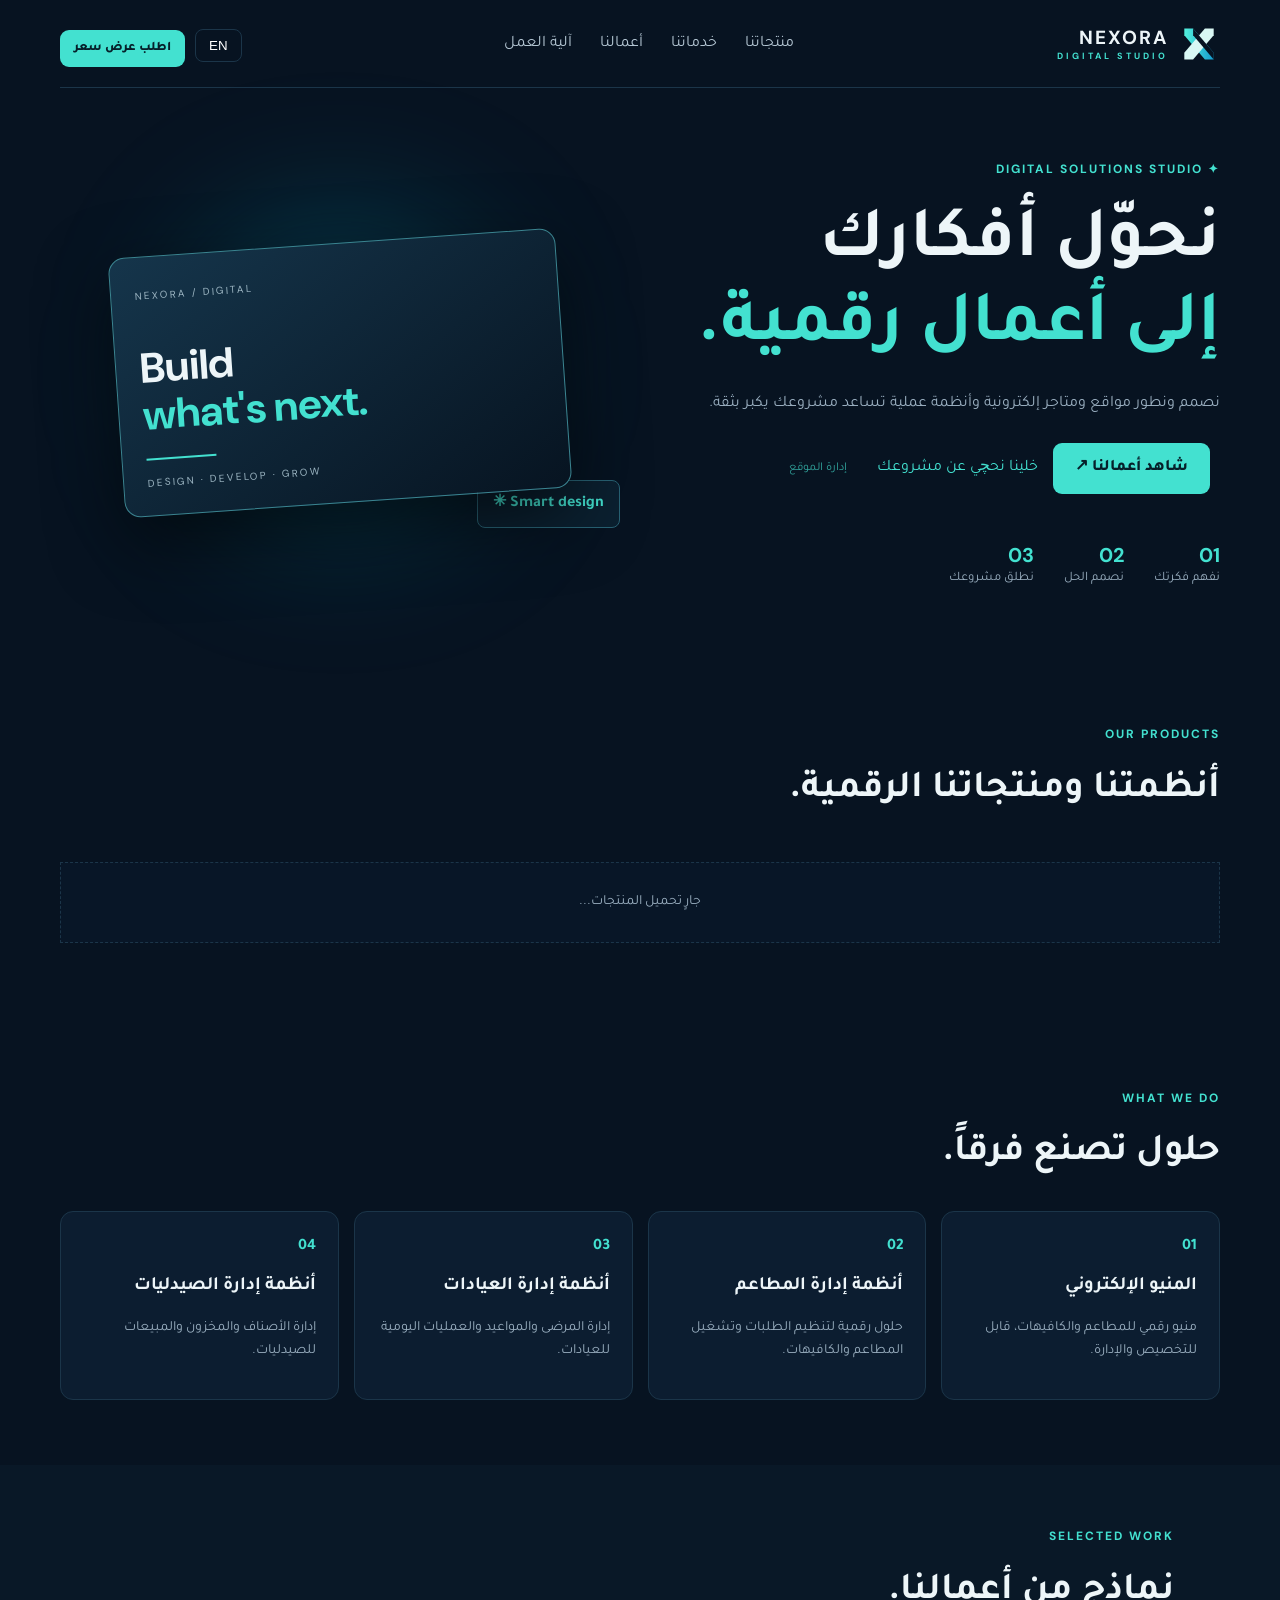
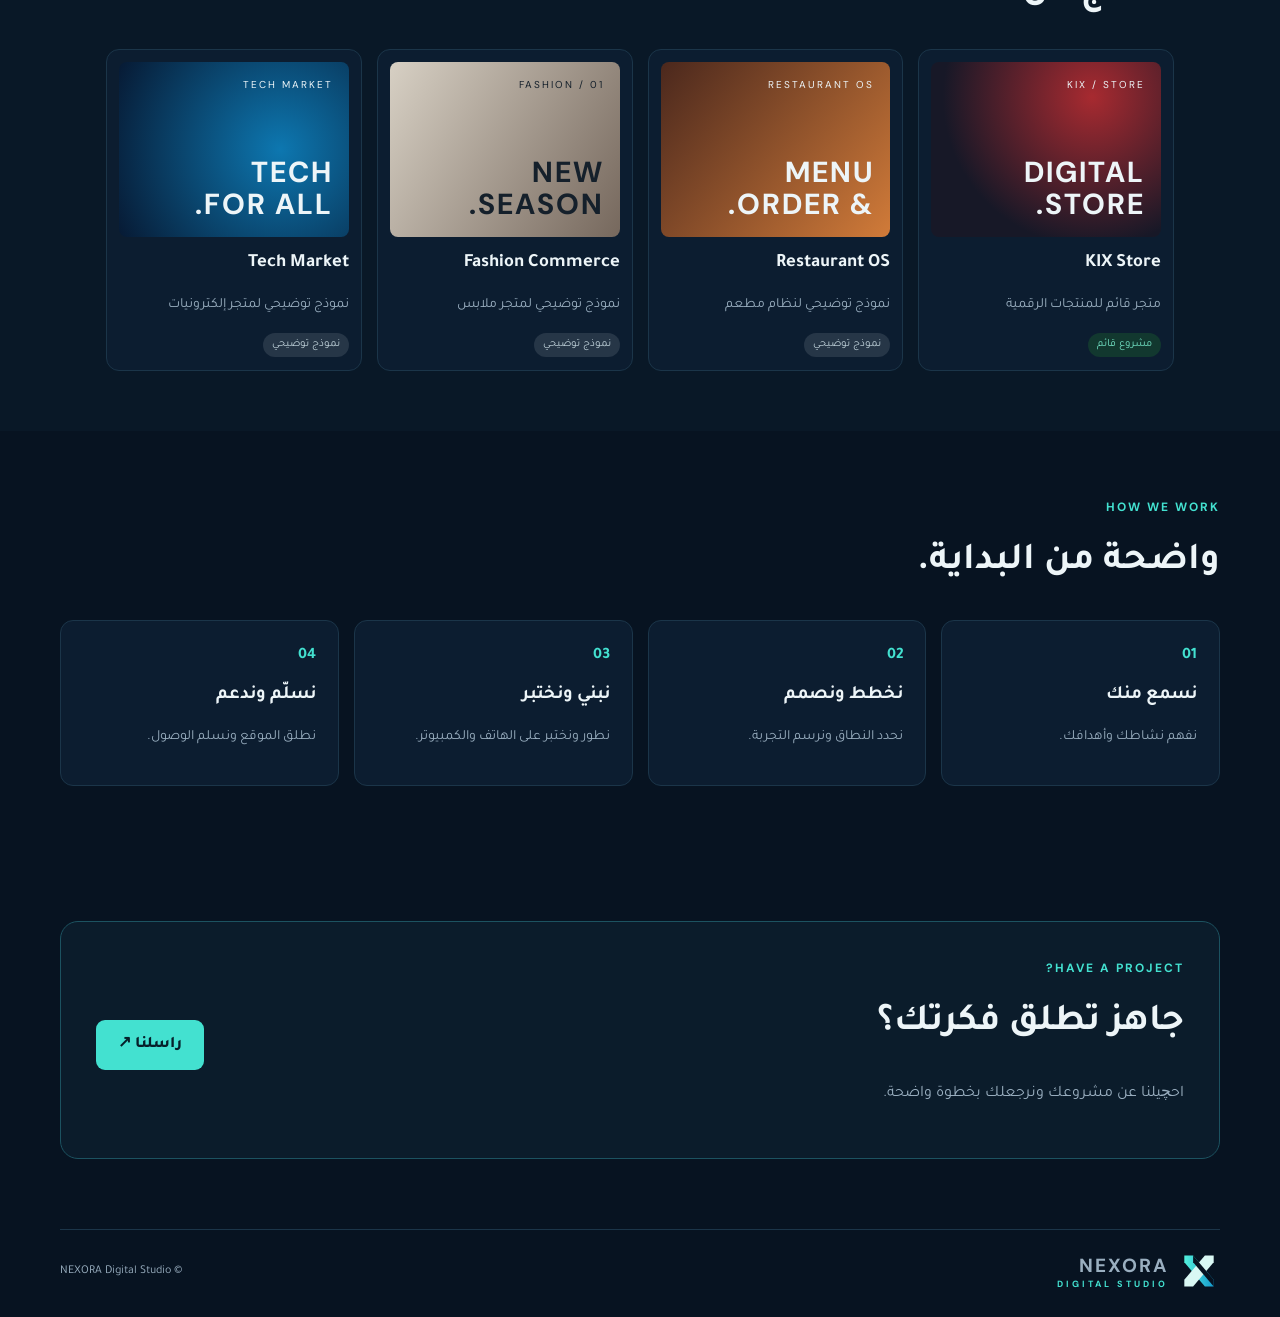
<file: index.html>
<!doctype html>
<html lang="ar" dir="rtl"><head><meta charset="utf-8"><meta name="viewport" content="width=device-width,initial-scale=1"><meta name="theme-color" content="#071321"><meta name="description" content="NEXORA Digital Studio | منتجات وأنظمة رقمية للمطاعم والعيادات والصيدليات"><title>NEXORA Digital Studio</title><link rel="icon" href="assets/logo.svg"><link rel="stylesheet" href="styles.css"></head><body>
<header class="wrap nav"><a class="brand" href="#"><img src="assets/logo.svg"><span>NEXORA<small>DIGITAL STUDIO</small></span></a><nav><a href="#products" data-ar="منتجاتنا" data-en="Products">منتجاتنا</a><a href="#services" data-ar="خدماتنا" data-en="Services">خدماتنا</a><a href="#work" data-ar="أعمالنا" data-en="Portfolio">أعمالنا</a><a href="#process" data-ar="آلية العمل" data-en="Process">آلية العمل</a></nav><div><button id="lang">EN</button><a class="btn small" href="#contact" data-ar="اطلب عرض سعر" data-en="Get a quote">اطلب عرض سعر</a></div><button id="menu" class="menu">☰</button></header>
<main><section class="hero wrap"><div><label>✦ DIGITAL SOLUTIONS STUDIO</label><h1 data-ar="نحوّل أفكارك<br><em>إلى أعمال رقمية.</em>" data-en="We turn ideas<br><em>into digital business.</em>">نحوّل أفكارك<br><em>إلى أعمال رقمية.</em></h1><p data-ar="نطور منتجات وأنظمة رقمية عملية للمطاعم والكافيهات والعيادات والصيدليات، ونوفرها بالاشتراك أو البيع المباشر." data-en="We build practical digital products for restaurants, cafés, clinics and pharmacies, available through subscriptions or direct purchase.">نصمم ونطور مواقع ومتاجر إلكترونية وأنظمة عملية تساعد مشروعك يكبر بثقة.</p><a class="btn" href="#work" data-ar="شاهد أعمالنا ↗" data-en="Explore our work ↗">شاهد أعمالنا ↗</a><a class="link" href="#contact" data-ar="خلينا نحچي عن مشروعك" data-en="Let's discuss your project">خلينا نحچي عن مشروعك</a><a class="link" href="admin.html" style="font-size:12px;opacity:.7">إدارة الموقع</a><div class="stats"><span><b>01</b> نفهم فكرتك</span><span><b>02</b> نصمم الحل</span><span><b>03</b> نطلق مشروعك</span></div></div><div class="art"><div class="orb"></div><div class="screen"><small>NEXORA / DIGITAL</small><h2>Build<br><em>what's next.</em></h2><hr><span>DESIGN · DEVELOP · GROW</span></div><b class="tag">✳ Smart design</b></div></section>
<section class="wrap section" id="products"><label>OUR PRODUCTS</label><h2 data-ar="أنظمتنا ومنتجاتنا الرقمية." data-en="Our digital products and systems.">أنظمتنا ومنتجاتنا الرقمية.</h2><div class="grid" id="productCatalog"><p class="empty-state">جارٍ تحميل المنتجات...</p></div></section>
<section class="wrap section" id="services"><label>WHAT WE DO</label><h2 data-ar="حلول تصنع فرقاً." data-en="Digital, with purpose.">حلول تصنع فرقاً.</h2><div class="grid"><article><b>01</b><h3>المنيو الإلكتروني</h3><p>منيو رقمي للمطاعم والكافيهات، قابل للتخصيص والإدارة.</p></article><article><b>02</b><h3>أنظمة إدارة المطاعم</h3><p>حلول رقمية لتنظيم الطلبات وتشغيل المطاعم والكافيهات.</p></article><article><b>03</b><h3>أنظمة إدارة العيادات</h3><p>إدارة المرضى والمواعيد والعمليات اليومية للعيادات.</p></article><article><b>04</b><h3>أنظمة إدارة الصيدليات</h3><p>إدارة الأصناف والمخزون والمبيعات للصيدليات.</p></article></div></section>
<section class="section work" id="work"><div class="wrap"><label>SELECTED WORK</label><h2 data-ar="نماذج من أعمالنا." data-en="Selected projects.">نماذج من أعمالنا.</h2><div class="grid projects"><article><div class="visual v1"><small>KIX / STORE</small><strong>DIGITAL<br>STORE.</strong></div><h3>KIX Store</h3><p data-ar="متجر قائم للمنتجات الرقمية" data-en="Live digital products store">متجر قائم للمنتجات الرقمية</p><i class="live" data-ar="مشروع قائم" data-en="Live project">مشروع قائم</i></article><article><div class="visual v2"><small>RESTAURANT OS</small><strong>MENU<br>& ORDER.</strong></div><h3>Restaurant OS</h3><p data-ar="نموذج توضيحي لنظام مطعم" data-en="Restaurant system concept">نموذج توضيحي لنظام مطعم</p><i data-ar="نموذج توضيحي" data-en="Concept demo">نموذج توضيحي</i></article><article><div class="visual v3"><small>FASHION / 01</small><strong>NEW<br>SEASON.</strong></div><h3>Fashion Commerce</h3><p data-ar="نموذج توضيحي لمتجر ملابس" data-en="Fashion store concept">نموذج توضيحي لمتجر ملابس</p><i data-ar="نموذج توضيحي" data-en="Concept demo">نموذج توضيحي</i></article><article><div class="visual v4"><small>TECH MARKET</small><strong>TECH<br>FOR ALL.</strong></div><h3>Tech Market</h3><p data-ar="نموذج توضيحي لمتجر إلكترونيات" data-en="Electronics store concept">نموذج توضيحي لمتجر إلكترونيات</p><i data-ar="نموذج توضيحي" data-en="Concept demo">نموذج توضيحي</i></article></div></div></section>
<section class="wrap section" id="process"><label>HOW WE WORK</label><h2 data-ar="واضحة من البداية." data-en="A clear process.">واضحة من البداية.</h2><div class="grid steps"><article><b>01</b><h3 data-ar="نسمع منك" data-en="Discover">نسمع منك</h3><p data-ar="نفهم نشاطك وأهدافك." data-en="We learn your business and goals.">نفهم نشاطك وأهدافك.</p></article><article><b>02</b><h3 data-ar="نخطط ونصمم" data-en="Plan & design">نخطط ونصمم</h3><p data-ar="نحدد النطاق ونرسم التجربة." data-en="We define scope and shape the experience.">نحدد النطاق ونرسم التجربة.</p></article><article><b>03</b><h3 data-ar="نبني ونختبر" data-en="Build & test">نبني ونختبر</h3><p data-ar="نطور ونختبر على الهاتف والكمبيوتر." data-en="We build and test across devices.">نطور ونختبر على الهاتف والكمبيوتر.</p></article><article><b>04</b><h3 data-ar="نسلّم وندعم" data-en="Launch & support">نسلّم وندعم</h3><p data-ar="نطلق الموقع ونسلم الوصول." data-en="We launch and hand over access.">نطلق الموقع ونسلم الوصول.</p></article></div></section>
<section class="wrap contact" id="contact"><div><label>HAVE A PROJECT?</label><h2 data-ar="جاهز تطلق فكرتك؟" data-en="Ready to build what's next?">جاهز تطلق فكرتك؟</h2><p data-ar="احچيلنا عن مشروعك ونرجعلك بخطوة واضحة." data-en="Tell us about your project and we'll respond with a clear next step.">احچيلنا عن مشروعك ونرجعلك بخطوة واضحة.</p></div><a class="btn" href="mailto:hello@nexora.studio?subject=Project%20inquiry" data-ar="راسلنا ↗" data-en="Contact us ↗">راسلنا ↗</a></section></main><footer class="wrap"><a class="brand" href="#"><img src="assets/logo.svg"><span>NEXORA<small>DIGITAL STUDIO</small></span></a><span>© <span id="year"></span> NEXORA Digital Studio</span></footer><script type="module" src="script.js"></script></body></html>
</file>
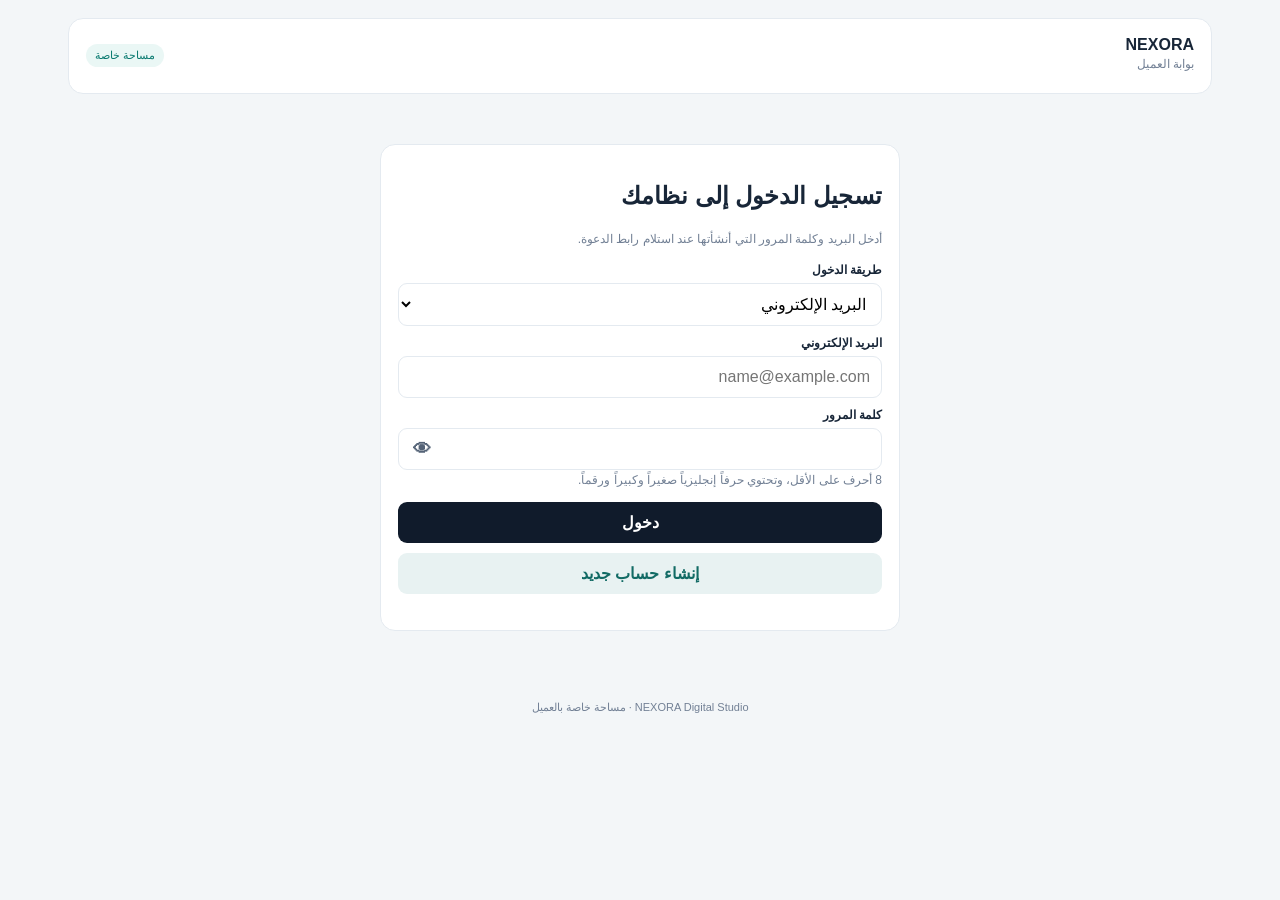
<file: app/index.html>
<!doctype html><html lang="ar" dir="rtl"><head><meta charset="utf-8"><meta name="viewport" content="width=device-width,initial-scale=1"><meta name="theme-color" content="#101b2b"><title>NEXORA | بوابة العميل</title>
<style>
:root{--navy:#101b2b;--teal:#12877d;--bg:#f3f6f8;--ink:#182638;--muted:#728095;--line:#e4eaf0}*{box-sizing:border-box}body{margin:0;background:var(--bg);color:var(--ink);font-family:Tahoma,Arial,sans-serif}button,input,select,textarea{font:inherit}button{border:0;border-radius:9px;padding:11px 15px;background:var(--navy);color:#fff;cursor:pointer;font-weight:bold}button.secondary{background:#e8f2f2;color:#126b65}button.danger{background:#a33}.wrap{max-width:1180px;margin:auto;padding:18px}.card,.top,.stat{background:#fff;border:1px solid var(--line);border-radius:15px;padding:17px}.top{display:flex;justify-content:space-between;align-items:center;gap:12px}.brand{font-weight:900}.muted,.hint{color:var(--muted);font-size:12px;line-height:1.8}.layout{display:grid;grid-template-columns:205px 1fr;gap:14px;margin-top:14px}.side{background:#fff;border:1px solid var(--line);border-radius:15px;padding:10px;height:max-content}.side button{display:block;width:100%;text-align:right;background:transparent;color:#4b5a6d;margin:3px 0}.side button.active{background:#e7f6f4;color:#08796f}.stats{display:grid;grid-template-columns:repeat(3,1fr);gap:9px;margin:12px 0}.stat b{display:block;font-size:23px;margin-top:5px}.form{display:grid;grid-template-columns:repeat(3,1fr);gap:9px;align-items:end}.field label{display:block;font-size:12px;font-weight:bold;margin-bottom:6px}.field input,.field select,.field textarea{width:100%;border:1px solid var(--line);border-radius:9px;padding:11px;background:white}.field textarea{min-height:65px}.full{grid-column:1/-1}.tablewrap{overflow:auto;margin-top:14px}table{width:100%;border-collapse:collapse;min-width:520px}td,th{text-align:right;padding:10px;border-bottom:1px solid var(--line);font-size:12px}.mutedtag{display:inline-block;padding:5px 9px;border-radius:20px;background:#eaf7f5;color:#08796f;font-size:11px}.hidden{display:none!important}.auth{max-width:520px;margin:50px auto}.auth form{display:grid;gap:10px}.notice{margin-top:9px;font-size:12px;color:#a34;line-height:1.8}.menu-grid{display:grid;grid-template-columns:repeat(auto-fill,minmax(170px,1fr));gap:10px}.item{border:1px solid var(--line);border-radius:12px;padding:12px;background:#fff}.item b{display:block;margin-bottom:6px}.actions{display:flex;gap:6px;flex-wrap:wrap}.cartline{display:flex;justify-content:space-between;padding:8px;border-bottom:1px solid var(--line)}
#printInvoice{display:none}
@media print{
  body.printing-invoice{background:#fff!important}
  body.printing-invoice>*{display:none!important}
  body.printing-invoice #invoicePrint{display:block!important;position:absolute;inset:0;width:100%;padding:24px;color:#111;background:#fff;font-family:Tahoma,Arial,sans-serif}
  #invoicePrint h1,#invoicePrint h2{text-align:center;margin:5px 0}
  #invoicePrint .inv-meta{display:flex;justify-content:space-between;gap:12px;margin:18px 0;font-size:12px}
  #invoicePrint table{width:100%;min-width:0;border-collapse:collapse;margin-top:18px}
  #invoicePrint th,#invoicePrint td{border:1px solid #ddd;padding:9px;text-align:right;font-size:12px}
  #invoicePrint .inv-total{text-align:left;font-size:18px;font-weight:bold;margin-top:18px}
  #invoicePrint .inv-foot{text-align:center;margin-top:35px;font-size:11px;color:#555}
}.foot{text-align:center;padding:20px;color:var(--muted);font-size:11px}@media(max-width:700px){.wrap{padding:10px}.layout{grid-template-columns:1fr}.side{display:flex;overflow:auto}.side button{white-space:nowrap;width:auto}.form{grid-template-columns:1fr 1fr}.stats{grid-template-columns:repeat(3,1fr)}.stat{padding:10px}.stat b{font-size:18px}.top{align-items:flex-start}}
 .password-wrap{position:relative;display:flex;align-items:center}.password-wrap input{width:100%;padding-left:52px!important}.password-toggle{position:absolute;left:5px;top:50%;transform:translateY(-50%);padding:7px 10px;background:transparent;color:#536276;font-size:18px;line-height:1}.password-toggle:hover{background:#eef3f6}</style></head><body><main class="wrap">
<header class="top"><div><div class="brand">NEXORA</div><div class="muted" id="tenantTitle">بوابة العميل</div></div><div class="actions"><span class="mutedtag" id="tenantType">مساحة خاصة</span><button id="logout" class="secondary hidden">تسجيل الخروج</button></div></header>
<section id="auth" class="card auth"><h2 id="authTitle">تسجيل الدخول إلى نظامك</h2><p class="muted" id="authIntro">أدخل البريد وكلمة المرور التي أنشأتها عند استلام رابط الدعوة.</p><form id="authForm"><div class="field"><label for="authMethod">طريقة الدخول</label><select id="authMethod"><option value="email">البريد الإلكتروني</option><option value="username">اسم المستخدم بدون بريد</option><option value="phone">رقم الهاتف</option></select></div><div class="field"><label id="identifierLabel" for="identifier">البريد الإلكتروني</label><input id="identifier" type="text" required autocomplete="username" placeholder="name@example.com"></div><div class="field"><label for="password">كلمة المرور</label><div class="password-wrap"><input id="password" type="password" required minlength="8" autocomplete="current-password"><button id="togglePassword" class="password-toggle" type="button" aria-label="إظهار كلمة المرور" aria-pressed="false">👁</button></div><div class="hint">8 أحرف على الأقل، وتحتوي حرفاً إنجليزياً صغيراً وكبيراً ورقماً.</div></div><button id="authSubmit">دخول</button><button id="toggleAuth" class="secondary" type="button">إنشاء حساب جديد</button><div id="authMsg" class="notice"></div></form><form id="phoneOtpForm" class="hidden"><div class="field"><label for="phoneOtp">رمز التحقق المرسل برسالة SMS</label><input id="phoneOtp" type="text" inputmode="numeric" autocomplete="one-time-code" maxlength="6" required></div><button type="submit">تأكيد الرقم وإكمال التفعيل</button><div id="phoneOtpMsg" class="notice"></div><button id="backToAuth" class="secondary" type="button">رجوع</button></form></section>
<section id="workspace" class="hidden"><div class="stats"><div class="stat"><span class="muted">السجلات</span><b id="totalCount">0</b></div><div class="stat"><span class="muted">نوع النظام</span><b id="typeStat" style="font-size:15px">-</b></div><div class="stat"><span class="muted">حالة الوصول</span><b style="font-size:15px">فعال</b></div></div><div class="layout"><nav class="side" id="tabs"></nav><section class="card" id="panel"></section></div></section>
<p class="foot">NEXORA Digital Studio · مساحة خاصة بالعميل</p></main>
<script type="module">
import {createClient} from 'https://esm.sh/@supabase/supabase-js@2.81.1';
const sb=createClient('https://gghlmpxmiivrkiltydxf.supabase.co','sb_publishable_-oLYi0Su5SXOGmQBuZcvcw_TIHJ1D8h');
const $=id=>document.getElementById(id),params=new URLSearchParams(location.search);let slug=params.get('tenant');const invite=params.get('invite');
const labels={restaurant:'نظام إدارة المطاعم',cafe:'نظام إدارة الكافيهات',clinic:'نظام إدارة العيادات',pharmacy:'نظام إدارة الصيدليات'};
const configs={
 restaurant:[['home','الرئيسية'],['menu','المنيو الإلكتروني'],['cashier','الكاشير'],['orders','الطلبات'],['tables','الطاولات']],
 cafe:[['home','الرئيسية'],['menu','قائمة المشروبات'],['cashier','الكاشير'],['orders','الطلبات'],['tables','الطاولات']],
 clinic:[['home','الرئيسية'],['patients','المراجعين'],['appointments','المواعيد']],
 pharmacy:[['home','الرئيسية'],['inventory','المخزون والأدوية'],['sales','المبيعات']]
};
let isSignup=false,user=null,tenant=null,records=[],active='home',cart=[],editingId=null,lastInvoice=null;
const esc=s=>String(s??'').replace(/[&<>"']/g,c=>({'&':'&amp;','<':'&lt;','>':'&gt;','"':'&quot;',"'":'&#39;'}[c]));
const say=(id,s)=>$(id).textContent=s||'';
let pendingPhone='';
function syntheticEmail(username){return username.trim().toLowerCase()+'@nexora-login.invalid';}
function normalizedPhone(value){let p=value.replace(/[\s()-]/g,'');if(p.startsWith('00'))p='+'+p.slice(2);if(p.startsWith('07'))p='+964'+p.slice(1);else if(p.startsWith('964'))p='+'+p;return p;}
function authMode(){const method=$('authMethod').value;$('authTitle').textContent=isSignup?'إنشاء حساب العميل':'تسجيل الدخول إلى نظامك';$('authSubmit').textContent=isSignup?'إنشاء الحساب':'دخول';$('toggleAuth').textContent=isSignup?'لدي حساب بالفعل':'إنشاء حساب جديد';$('authIntro').textContent=invite?'هذا رابط تفعيل خاص بك. أنشئ حساباً ثم أكمل تفعيل الدعوة.':'اختر طريقة الدخول المناسبة لك.';$('identifierLabel').textContent=method==='email'?'البريد الإلكتروني':method==='phone'?'رقم الهاتف':'اسم المستخدم';$('identifier').type=method==='email'?'email':'text';$('identifier').autocomplete=method==='phone'?'tel':method==='username'?'username':'email';$('identifier').placeholder=method==='email'?'name@example.com':method==='phone'?'+9647XXXXXXXXX':'مثال: amjad_2006';}
$('authMethod').onchange=()=>{authMode();say('authMsg','');};
$('togglePassword').onclick=()=>{const field=$('password'),show=field.type==='password';field.type=show?'text':'password';$('togglePassword').textContent=show?'🙈':'👁';$('togglePassword').setAttribute('aria-label',show?'إخفاء كلمة المرور':'إظهار كلمة المرور');$('togglePassword').setAttribute('aria-pressed',String(show));};
$('toggleAuth').onclick=()=>{isSignup=!isSignup;authMode();say('authMsg','');};
$('backToAuth').onclick=()=>{$('phoneOtpForm').classList.add('hidden');$('authForm').classList.remove('hidden');};
async function start(){
 if(!slug){say('authMsg','رابط النظام غير مكتمل. اطلب رابطك من NEXORA.');return;}
 const {data:{session}}=await sb.auth.getSession();
 if(session){user=session.user;await afterLogin();}
 else {$('auth').classList.remove('hidden');authMode();if(invite){isSignup=true;authMode();}}
}
$('authForm').onsubmit=async e=>{
 e.preventDefault();say('authMsg','جارٍ التحقق...');
 const method=$('authMethod').value,identifier=$('identifier').value.trim(),password=$('password').value;
 let result;
 try{
  if(method==='username'){
   const username=identifier.toLowerCase();
   if(!/^[a-z0-9_.]{3,24}$/.test(username)){say('authMsg','اسم المستخدم يجب أن يكون 3 إلى 24 حرفاً إنجليزياً أو رقماً أو _ أو .');return;}
   if(isSignup){
    const {data,error}=await sb.functions.invoke('nexora-username-register',{body:{username,password}});
    if(error||data?.error){say('authMsg','تعذر إنشاء الحساب: '+(data?.error||error?.message||'حدث خطأ'));return;}
   }
   result=await sb.auth.signInWithPassword({email:syntheticEmail(username),password});
  }else if(method==='phone'){
   const phone=normalizedPhone(identifier);
   if(!/^\+[1-9]\d{7,14}$/.test(phone)){say('authMsg','أدخل رقم الهاتف مع رمز الدولة، مثال: +9647XXXXXXXXX');return;}
   result=isSignup?await sb.auth.signUp({phone,password}):await sb.auth.signInWithPassword({phone,password});
   if(isSignup&&!result.error&&!result.data.session){
    pendingPhone=phone;$('authForm').classList.add('hidden');$('phoneOtpForm').classList.remove('hidden');say('phoneOtpMsg','أرسلنا رمز تحقق إلى هاتفك. أدخله لإكمال إنشاء الحساب.');return;
   }
  }else{
   result=isSignup?await sb.auth.signUp({email:identifier,password}):await sb.auth.signInWithPassword({email:identifier,password});
  }
  if(result.error){say('authMsg','تعذر إكمال العملية: '+result.error.message);return;}
  if(isSignup&&method==='email'&&!result.data.session){say('authMsg','تم إنشاء الحساب. تحقق من بريدك الإلكتروني، ثم افتح رابط الدعوة نفسه وسجّل الدخول لإكمال التفعيل.');return;}
  user=result.data.user;await afterLogin();
 }catch(err){say('authMsg','تعذر إكمال العملية: '+(err.message||'حدث خطأ غير متوقع'));}
};
$('phoneOtpForm').onsubmit=async e=>{e.preventDefault();say('phoneOtpMsg','جارٍ تأكيد رقم الهاتف...');const {data,error}=await sb.auth.verifyOtp({phone:pendingPhone,token:$('phoneOtp').value.trim(),type:'sms'});if(error){say('phoneOtpMsg','تعذر تأكيد الرقم: '+error.message);return;}user=data.user;await afterLogin();};
async function afterLogin(){
 if(invite){const {data,error}=await sb.rpc('redeem_nexora_invite',{p_invite_code:invite});if(error){say('authMsg','تعذر تفعيل الدعوة: '+error.message);return;}slug=data[0].tenant_slug;history.replaceState({},'', '?tenant='+encodeURIComponent(slug));}
 const {data,error}=await sb.from('nexora_tenants').select('*').eq('slug',slug).maybeSingle();
 if(error||!data){say('authMsg','لا تملك صلاحية الدخول إلى هذا النظام أو أن الاشتراك غير فعال. تواصل مع NEXORA.');$('auth').classList.remove('hidden');return;}
 tenant=data;
 $('auth').classList.add('hidden');$('workspace').classList.remove('hidden');$('logout').classList.remove('hidden');
 $('tenantTitle').textContent=tenant.display_name+' · '+labels[tenant.product_type];$('tenantType').textContent=labels[tenant.product_type];$('typeStat').textContent=tenant.product_type;
 renderTabs();await render();
}
$('logout').onclick=async()=>{await sb.auth.signOut();location.reload();};
function renderTabs(){ $('tabs').innerHTML=configs[tenant.product_type].map(([id,label])=>'<button data-tab="'+id+'" class="'+(active===id?'active':'')+'">'+label+'</button>').join('');document.querySelectorAll('[data-tab]').forEach(b=>b.onclick=async()=>{active=b.dataset.tab;cart=[];renderTabs();await render();});}
async function fetchRecords(type){const {data,error}=await sb.from('nexora_tenant_records').select('*').eq('tenant_id',tenant.id).eq('record_type',type).order('created_at',{ascending:false});if(error)throw error;return data||[];}
async function addRecord(type,data){const {error}=await sb.from('nexora_tenant_records').insert({tenant_id:tenant.id,record_type:type,data,created_by:user.id});if(error)throw error;}
async function removeRecord(id){const {error}=await sb.from('nexora_tenant_records').delete().eq('id',id);if(error)throw error;}
async function updateRecord(id,data){const {error}=await sb.from('nexora_tenant_records').update({data,updated_at:new Date().toISOString()}).eq('id',id);if(error)throw error;}
function formHtml(fields,button='إضافة'){return '<form id="recordForm" class="form">'+fields.map(([k,l,type='text',required=true])=>'<div class="field"><label>'+l+'</label><input name="'+k+'" type="'+type+'" '+(required?'required':'')+'></div>').join('')+'<div class="field"><button type="submit">'+button+'</button></div></form><div id="formMsg" class="notice"></div>';}
function tableHtml(rows,cols){return '<div class="tablewrap"><table><thead><tr>'+cols.map(c=>'<th>'+c[1]+'</th>').join('')+'<th>إجراء</th></tr></thead><tbody>'+rows.map(r=>'<tr>'+cols.map(c=>'<td>'+esc(r.data[c[0]])+'</td>').join('')+'<td><div class="actions"><button class="secondary" data-edit="'+r.id+'" style="padding:6px 9px">تعديل</button><button class="danger" data-delete="'+r.id+'" style="padding:6px 9px">حذف</button></div></td></tr>').join('')+'</tbody></table></div>';}
function expiryAlerts(rows){
 const today=new Date();today.setHours(0,0,0,0);
 const due=rows.filter(r=>r.data.expiry).map(r=>{const d=new Date(r.data.expiry+'T00:00:00');return {...r,days:Math.ceil((d-today)/86400000)};}).filter(r=>r.days<=10).sort((a,b)=>a.days-b.days);
 if(!due.length)return '<div class="item" style="margin:12px 0;border-color:#cfe8df"><b style="color:#08796f">لا توجد أدوية قاربت على الانتهاء</b><span class="muted">سيظهر التنبيه تلقائياً عند بقاء 10 أيام أو أقل.</span></div>';
 return '<div class="item" style="margin:12px 0;border-color:#f0c9c9;background:#fffafa"><b style="color:#a33">تنبيهات تواريخ الانتهاء ('+due.length+')</b>'+due.map(r=>'<div style="padding:9px 0;border-top:1px solid #f1dddd"><strong>'+esc(r.data.name)+'</strong> · '+(r.days<0?'<span style="color:#a33">منتهي منذ '+Math.abs(r.days)+' يوم</span>':r.days===0?'<span style="color:#a33">ينتهي اليوم</span>':'<span style="color:#a65b00">متبقي '+r.days+' يوم</span>')+'<div class="muted">تاريخ الانتهاء: '+esc(r.data.expiry)+' · الكمية: '+esc(r.data.quantity??'غير محددة')+'</div></div>').join('')+'</div>';
}
async function simpleModule(title,type,fields,cols){const rows=await fetchRecords(type);records=rows;editingId=null;$('totalCount').textContent=rows.length;$('panel').innerHTML='<h2>'+title+'</h2>'+(type==='inventory_item'?expiryAlerts(rows):'')+'<input id="recordId" type="hidden">'+formHtml(fields)+tableHtml(rows,cols);$('recordForm').onsubmit=async e=>{e.preventDefault();try{const d=Object.fromEntries(new FormData(e.currentTarget).entries());if(type==='menu_item')d.is_available=!!e.currentTarget.elements.is_available.checked;if(d.price)d.price=Number(d.price);if(d.quantity)d.quantity=Number(d.quantity);if(editingId)await updateRecord(editingId,d);else await addRecord(type,d);editingId=null;await render();}catch(err){say('formMsg',err.message);}};document.querySelectorAll('[data-edit]').forEach(b=>b.onclick=()=>{const row=rows.find(x=>x.id===b.dataset.edit);if(!row)return;editingId=row.id;$('recordId').value=row.id;for(const [k] of fields){const input=e=>e.elements[k];if(input($('recordForm'))){if(input($('recordForm')).type==='checkbox')input($('recordForm')).checked=!!row.data[k];else input($('recordForm')).value=row.data[k]??'';}}$('recordForm').scrollIntoView({behavior:'smooth'});});document.querySelectorAll('[data-delete]').forEach(b=>b.onclick=async()=>{if(confirm('حذف هذا السجل؟')){await removeRecord(b.dataset.delete);await render();}});}
async function render(){
 if(active==='home'){const types=tenant.product_type==='restaurant'||tenant.product_type==='cafe'?['menu_item','order','table']:tenant.product_type==='clinic'?['patient','appointment']:['inventory_item','sale'];let counts=[];for(const t of types)counts.push((await fetchRecords(t)).length);$('totalCount').textContent=counts.reduce((a,b)=>a+b,0);const expiryHome=tenant.product_type==='pharmacy'?expiryAlerts(await fetchRecords('inventory_item')):'';$('panel').innerHTML='<h2>مرحباً بك في '+esc(tenant.display_name)+'</h2><p class="muted">هذه مساحة عملك الخاصة. استخدم القائمة للوصول إلى أقسام نظامك.</p>'+expiryHome+'<div class="menu-grid">'+configs[tenant.product_type].slice(1).map(x=>'<div class="item"><b>'+x[1]+'</b><span class="muted">إدارة وتشغيل من مكان واحد</span></div>').join('')+'</div>'+(tenant.product_type==='restaurant'||tenant.product_type==='cafe'?'<p style="margin-top:16px"><a href="../menu.html?tenant='+encodeURIComponent(tenant.slug)+'" target="_blank">فتح رابط المنيو العام للزبائن ↗</a></p><p class="muted">رابط المنيو: '+esc(location.origin+'/nexora-digital-studio-/menu.html?tenant='+tenant.slug)+'</p><img alt="QR المنيو" style="width:150px;max-width:100%;border:1px solid #eee;border-radius:10px;padding:6px" src="https://api.qrserver.com/v1/create-qr-code/?size=180x180&data='+encodeURIComponent(location.origin+'/nexora-digital-studio-/menu.html?tenant='+tenant.slug)+'">':'');return;}
 if(active==='menu'){await simpleModule('إدارة المنيو الإلكتروني','menu_item',[['name','اسم الصنف'],['category','القسم'],['price','السعر بالدينار','number'],['is_available','متاح؟','checkbox',false]], [['name','الصنف'],['category','القسم'],['price','السعر'],['is_available','متاح']]);return;}
 if(active==='orders'){
 const rows=await fetchRecords('order');records=rows;$('totalCount').textContent=rows.length;
 const pending=rows.filter(x=>(x.data.status||'')==='بانتظار تأكيد المطعم').length;
 $('panel').innerHTML='<h2>الطلبات</h2><p class="muted">الطلبات الجديدة تبقى معلّقة إلى أن تقبلها أو ترفضها. الطلب المقبول فقط ينتقل للتنفيذ.</p><p><b>بانتظار التأكيد: '+pending+'</b></p>'+rows.map(r=>'<article class="item" style="margin:10px 0"><b>'+esc(r.data.order_number||'طلب')+' · '+esc(r.data.status||'جديد')+'</b><p>'+esc(r.data.customer||'')+' · '+esc(r.data.phone||'')+'</p><p>'+esc(r.data.items||'')+'</p><b>'+Number(r.data.total||0).toLocaleString('en-US')+' د.ع</b>'+(r.data.notes?'<p class="muted">ملاحظات: '+esc(r.data.notes)+'</p>':'')+'<p class="muted">'+esc(r.data.created_at||'')+'</p>'+(r.data.status==='بانتظار تأكيد المطعم'?'<div class="actions"><button data-accept-order="'+r.id+'">قبول الطلب</button><button class="danger" data-reject-order="'+r.id+'">رفض الطلب</button></div>':'')+'</article>').join('')+(rows.length?'':'<p class="muted">لا توجد طلبات حتى الآن.</p>');
 document.querySelectorAll('[data-accept-order]').forEach(b=>b.onclick=async()=>{const r=rows.find(x=>x.id===b.dataset.acceptOrder);if(!r)return;b.disabled=true;try{await updateRecord(r.id,{...r.data,status:'مقبول',confirmed_at:new Date().toISOString()});await render();}catch(e){b.disabled=false;alert('تعذر قبول الطلب: '+e.message);}});
 document.querySelectorAll('[data-reject-order]').forEach(b=>b.onclick=async()=>{const r=rows.find(x=>x.id===b.dataset.rejectOrder);if(!r)return;if(!confirm('تأكيد رفض هذا الطلب؟'))return;b.disabled=true;try{await updateRecord(r.id,{...r.data,status:'مرفوض',rejected_at:new Date().toISOString()});await render();}catch(e){b.disabled=false;alert('تعذر رفض الطلب: '+e.message);}});
 return;
 }
 if(active==='tables'){await simpleModule('الطاولات','table',[['name','رقم أو اسم الطاولة'],['status','الحالة']], [['name','الطاولة'],['status','الحالة']]);return;}
 if(active==='patients'){await simpleModule('المراجعين','patient',[['name','اسم المراجع'],['phone','الهاتف'],['notes','ملاحظات', 'text',false]], [['name','الاسم'],['phone','الهاتف'],['notes','ملاحظات']]);return;}
 if(active==='appointments'){await simpleModule('المواعيد','appointment',[['patient','اسم المراجع'],['service','نوع الموعد'],['date','التاريخ','date'],['time','الوقت'],['status','الحالة']], [['patient','المراجع'],['service','الخدمة'],['date','التاريخ'],['time','الوقت'],['status','الحالة']]);return;}
 if(active==='inventory'){await simpleModule('المخزون والأدوية','inventory_item',[['name','اسم الصنف'],['code','الرمز'],['quantity','الكمية','number'],['price','سعر البيع','number'],['expiry','تاريخ الانتهاء','date',false]], [['name','الصنف'],['code','الرمز'],['quantity','الكمية'],['price','السعر'],['expiry','الانتهاء']]);return;}
 if(active==='sales'){const stock=await fetchRecords('inventory_item'),sales=await fetchRecords('sale');$('totalCount').textContent=sales.length;$('panel').innerHTML='<h2>المبيعات</h2><p class="muted">سجّل بيعاً وسيتم خصم الكمية تلقائياً من المخزون.</p><form id="saleForm" class="form"><div class="field"><label>الصنف</label><select id="saleItem" required><option value="">اختر الصنف</option>'+stock.map(x=>'<option value="'+x.id+'">'+esc(x.data.name)+' · المتوفر '+Number(x.data.quantity||0)+'</option>').join('')+'</select></div><div class="field"><label>الكمية</label><input id="saleQty" type="number" min="1" value="1" required></div><div class="field"><label>التاريخ</label><input id="saleDate" type="date" required value="'+new Date().toISOString().slice(0,10)+'"></div><div class="field"><button type="submit">تسجيل البيع وخصم المخزون</button></div></form><div id="saleMsg" class="notice"></div>'+tableHtml(sales,[['item','الصنف'],['quantity','الكمية'],['total','المبلغ'],['date','التاريخ']]);$('saleForm').onsubmit=async e=>{e.preventDefault();const item=stock.find(x=>x.id===$('saleItem').value),qty=Number($('saleQty').value);if(!item){say('saleMsg','اختر صنفاً صحيحاً.');return;}const available=Number(item.data.quantity)||0;if(qty<1||qty>available){say('saleMsg','الكمية المطلوبة أكبر من المتوفر في المخزون.');return;}try{const price=Number(item.data.price)||0;await updateRecord(item.id,{...item.data,quantity:available-qty});await addRecord('sale',{item:item.data.name,quantity:qty,total:price*qty,date:$('saleDate').value});await render();}catch(err){say('saleMsg','تعذر تسجيل البيع: '+err.message);}};document.querySelectorAll('[data-delete]').forEach(b=>b.onclick=async()=>{if(confirm('حذف سجل البيع؟ لن يتم إرجاع الكمية تلقائياً للمخزون.')){await removeRecord(b.dataset.delete);await render();}});return;}
 if(active==='cashier'){
 const menu=(await fetchRecords('menu_item')).filter(m=>m.data.is_available!==false),orders=await fetchRecords('order');
 $('totalCount').textContent=orders.length;
 $('panel').innerHTML='<h2>الكاشير ونقطة البيع</h2><p class="muted">اختر الأصناف لإضافتها إلى الفاتورة ثم سجّل الطلب.</p><div class="menu-grid">'+menu.map(m=>'<div class="item"><b>'+esc(m.data.name)+'</b><span class="muted">'+esc(m.data.price)+' د.ع</span><button data-addcart="'+m.id+'" style="display:block;width:100%;margin-top:9px">إضافة للفاتورة</button></div>').join('')+'</div><div class="card" style="margin-top:14px"><h3>الفاتورة الحالية</h3><div id="cartLines"></div><div class="field"><label>اسم الزبون / رقم الطاولة</label><input id="cashCustomer" placeholder="اختياري"></div><h3 id="cartTotal">المجموع: 0 د.ع</h3><button id="checkout">تسجيل البيع والطلب</button><div id="cashMsg" class="notice"></div>'+(lastInvoice?'<button id="printLastInvoice" class="secondary" style="margin-top:10px">طباعة آخر فاتورة</button>':'')+'</div><div id="invoicePrint"></div>'+(menu.length?'':'<p class="notice">أضف أصنافاً إلى المنيو أولاً حتى تظهر هنا.</p>');
 function drawCart(){
  $('cartLines').innerHTML=cart.map((item,i)=>'<div class="cartline"><span>'+esc(item.name)+' × '+item.qty+'</span><span>'+ (item.price*item.qty).toLocaleString('en-US')+' د.ع <button data-remove-cart="'+i+'" class="danger">×</button></span></div>').join('');
  $('cartTotal').textContent='المجموع: '+cart.reduce((s,item)=>s+item.price*item.qty,0).toLocaleString('en-US')+' د.ع';
  document.querySelectorAll('[data-remove-cart]').forEach(b=>b.onclick=()=>{cart.splice(Number(b.dataset.removeCart),1);drawCart();});
 }
 function printLastInvoice(){
  if(!lastInvoice)return;
  const inv=lastInvoice;
  $('invoicePrint').innerHTML='<h1>'+esc(tenant.display_name||'NEXORA')+'</h1><h2>فاتورة بيع</h2><div class="inv-meta"><span>رقم الفاتورة: '+esc(inv.number)+'</span><span>التاريخ: '+new Date(inv.created_at).toLocaleString('ar-IQ')+'</span></div><p>الزبون: '+esc(inv.customer)+'</p><table><thead><tr><th>الصنف</th><th>الكمية</th><th>السعر</th><th>الإجمالي</th></tr></thead><tbody>'+inv.lines.map(line=>'<tr><td>'+esc(line.name)+'</td><td>'+line.qty+'</td><td>'+line.price.toLocaleString('en-US')+' د.ع</td><td>'+(line.price*line.qty).toLocaleString('en-US')+' د.ع</td></tr>').join('')+'</tbody></table><div class="inv-total">المجموع: '+inv.total.toLocaleString('en-US')+' د.ع</div><div class="inv-foot">شكراً لزيارتكم</div>';
  document.body.classList.add('printing-invoice');
  const cleanup=()=>document.body.classList.remove('printing-invoice');
  window.addEventListener('afterprint',cleanup,{once:true});
  window.print();
  setTimeout(cleanup,1200);
 }
 drawCart();
 document.querySelectorAll('[data-addcart]').forEach(b=>b.onclick=()=>{const m=menu.find(x=>x.id===b.dataset.addcart);if(!m)return;const old=cart.find(x=>x.id===m.id);old?old.qty++:cart.push({id:m.id,name:m.data.name,price:Number(m.data.price)||0,qty:1});drawCart();});
 if(lastInvoice)$('printLastInvoice').onclick=printLastInvoice;
 $('checkout').onclick=async()=>{
  if(!cart.length){say('cashMsg','الفاتورة فارغة.');return;}
  try{
   const lines=cart.map(item=>({...item})),total=lines.reduce((sum,item)=>sum+item.price*item.qty,0),created_at=new Date().toISOString();
   const customer=$('cashCustomer').value.trim()||'زبون نقدي';
   const number='NX-'+created_at.replace(/[-:T.Z]/g,'').slice(0,14);
   const order={customer,items:lines.map(item=>item.name+' × '+item.qty).join('، '),lines,total,status:'جديد',invoice_number:number,created_at};
   await addRecord('order',order);
   lastInvoice={number,customer,lines,total,created_at};
   cart=[];
   await render();
   say('cashMsg','تم تسجيل البيع بنجاح. يمكنك طباعة الفاتورة الآن.');
  }catch(e){say('cashMsg','تعذر تسجيل البيع: '+e.message);}
 };
 return;
}
}
start();
</script></body></html>
</file>
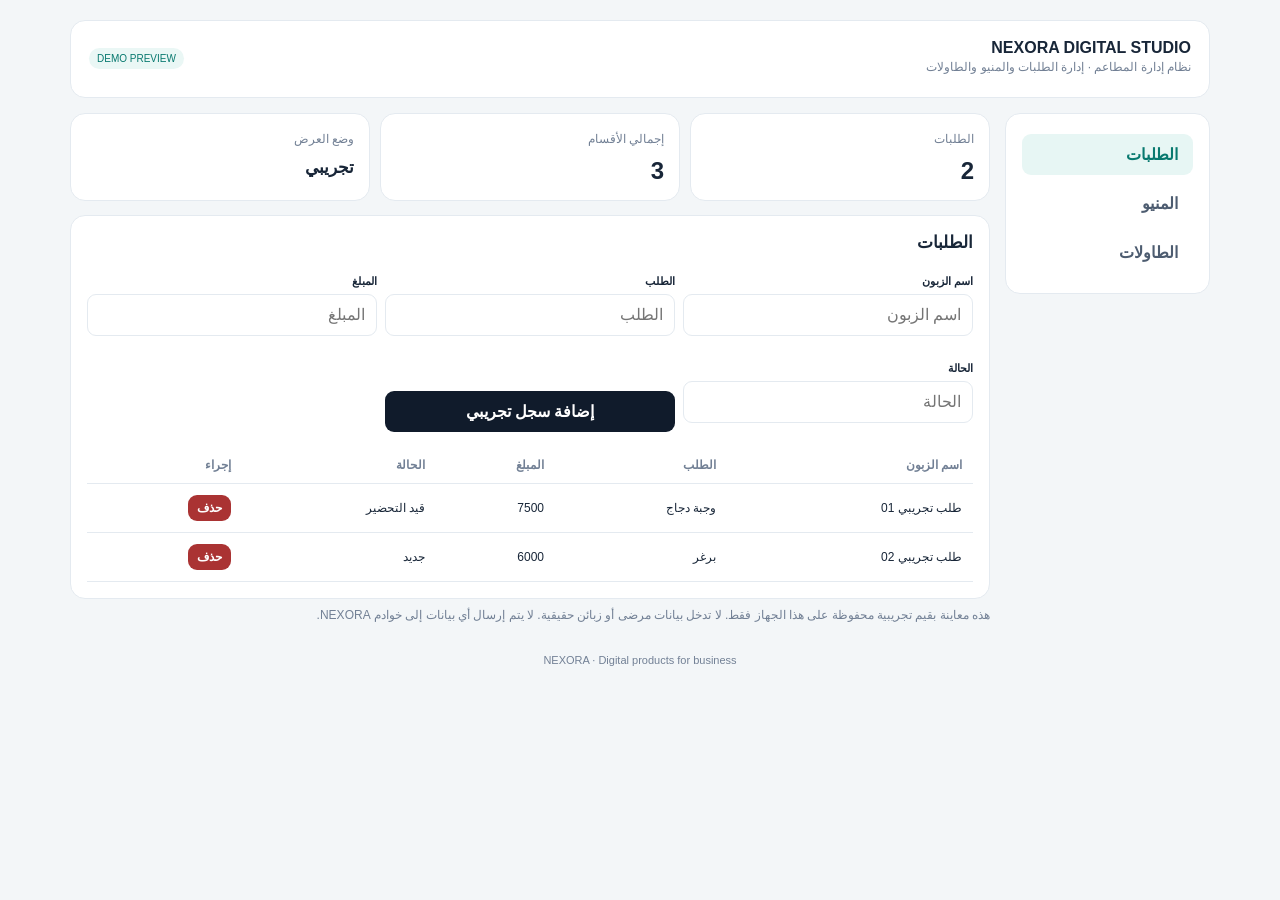
<file: demos/index.html>
<!doctype html>
<html lang="ar" dir="rtl"><head><meta charset="utf-8"><meta name="viewport" content="width=device-width,initial-scale=1"><meta name="theme-color" content="#101b2b"><title>NEXORA | معاينة النظام</title>
<style>
:root{--navy:#101b2b;--teal:#12877d;--bg:#f3f6f8;--ink:#182638;--muted:#728095;--line:#e4eaf0}*{box-sizing:border-box}body{margin:0;background:var(--bg);color:var(--ink);font-family:Tahoma,Arial,sans-serif}button,input,select{font:inherit}button{border:0;border-radius:9px;padding:11px 15px;background:var(--navy);color:#fff;cursor:pointer;font-weight:bold}.wrap{max-width:1180px;margin:auto;padding:20px}.top,.panel,.stat{background:#fff;border:1px solid var(--line);border-radius:15px}.top{padding:18px;display:flex;justify-content:space-between;align-items:center;gap:12px}.brand{font-weight:900}.muted{color:var(--muted);font-size:12px;line-height:1.8}.layout{display:grid;grid-template-columns:205px 1fr;gap:15px;margin-top:15px}.side,.panel{padding:16px}.side{background:#fff;border:1px solid var(--line);border-radius:15px;height:max-content}.side button{width:100%;text-align:right;margin:4px 0;background:transparent;color:#4d5c70}.side button.active{background:#e7f6f4;color:#08796f}.stats{display:grid;grid-template-columns:repeat(3,1fr);gap:10px;margin-bottom:14px}.stat{padding:15px}.stat b{display:block;font-size:24px;margin-top:7px}.panel h2{font-size:17px;margin:0 0 13px}.field{margin:9px 0}.field label{display:block;font-size:11px;font-weight:bold;margin-bottom:6px}.field input,.field select{width:100%;padding:11px;border:1px solid var(--line);border-radius:9px;background:white}.form{display:grid;grid-template-columns:repeat(3,1fr);gap:8px;align-items:end}.tablewrap{overflow:auto;margin-top:15px}table{width:100%;border-collapse:collapse;min-width:550px}td,th{text-align:right;padding:11px;border-bottom:1px solid var(--line);font-size:12px}th{color:var(--muted)}.tag{display:inline-block;border-radius:20px;padding:5px 8px;background:#eaf7f5;color:#08796f;font-size:10px}.hidden{display:none!important}.notice{font-size:12px;color:var(--muted);margin-top:9px}.foot{text-align:center;color:var(--muted);font-size:11px;padding:20px}@media(max-width:700px){.wrap{padding:11px}.layout{grid-template-columns:1fr}.side{display:flex;overflow:auto;padding:8px}.side button{white-space:nowrap;width:auto}.form{grid-template-columns:1fr 1fr}.stats{grid-template-columns:repeat(3,1fr)}.stat{padding:10px}.stat b{font-size:19px}.top{align-items:flex-start}}
</style></head><body><main class="wrap">
<header class="top"><div><div class="brand">NEXORA DIGITAL STUDIO</div><div id="subtitle" class="muted">قالب تجريبي تفاعلي</div></div><span class="tag">DEMO PREVIEW</span></header>
<div class="layout"><aside class="side" id="tabs"></aside><section>
<div class="stats"><div class="stat"><span class="muted" id="stat1label">السجلات</span><b id="stat1">0</b></div><div class="stat"><span class="muted" id="stat2label">اليوم</span><b id="stat2">0</b></div><div class="stat"><span class="muted">وضع العرض</span><b style="font-size:17px">تجريبي</b></div></div>
<div id="workspace" class="panel"></div><p class="notice">هذه معاينة بقيم تجريبية محفوظة على هذا الجهاز فقط. لا تدخل بيانات مرضى أو زبائن حقيقية. لا يتم إرسال أي بيانات إلى خوادم NEXORA.</p>
</section></div><div class="foot">NEXORA · Digital products for business</div></main>
<script>
const configs={
 restaurant:{name:'نظام إدارة المطاعم',subtitle:'إدارة الطلبات والمنيو والطاولات',tabs:[['orders','الطلبات'],['menu','المنيو'],['tables','الطاولات']],first:'الطلبات',fields:{orders:[['name','اسم الزبون'],['item','الطلب'],['amount','المبلغ'],['status','الحالة']],menu:[['name','اسم الطبق'],['category','القسم'],['price','السعر']],tables:[['name','رقم الطاولة'],['status','الحالة']]},seed:{orders:[{name:'طلب تجريبي 01',item:'وجبة دجاج',amount:'7500',status:'قيد التحضير'},{name:'طلب تجريبي 02',item:'برغر',amount:'6000',status:'جديد'}],menu:[{name:'وجبة دجاج',category:'وجبات رئيسية',price:'7500'},{name:'برغر',category:'سندويشات',price:'6000'}],tables:[{name:'1',status:'متاحة'},{name:'2',status:'مشغولة'}]}},
 cafe:{name:'نظام إدارة الكافيهات',subtitle:'إدارة الطاولات والطلبات والمشروبات',tabs:[['orders','الطلبات'],['menu','قائمة المشروبات'],['tables','الطاولات']],first:'الطلبات',fields:{orders:[['name','اسم الزبون'],['item','الطلب'],['amount','المبلغ'],['status','الحالة']],menu:[['name','اسم المشروب'],['category','القسم'],['price','السعر']],tables:[['name','رقم الطاولة'],['status','الحالة']]},seed:{orders:[{name:'طلب تجريبي 01',item:'لاتيه',amount:'5000',status:'قيد التحضير'}],menu:[{name:'لاتيه',category:'قهوة',price:'5000'},{name:'آيس كوفي',category:'بارد',price:'4500'}],tables:[{name:'1',status:'متاحة'},{name:'2',status:'مشغولة'}]}},
 clinic:{name:'نظام إدارة العيادات',subtitle:'إدارة المراجعين والمواعيد',tabs:[['appointments','المواعيد'],['patients','المراجعين']],first:'المواعيد',fields:{appointments:[['name','اسم المراجع التجريبي'],['service','نوع الموعد'],['date','التاريخ'],['status','الحالة']],patients:[['name','الاسم التجريبي'],['phone','الهاتف التجريبي'],['notes','ملاحظات']]},seed:{appointments:[{name:'مراجع تجريبي',service:'فحص عام',date:'2026-11-12',status:'مؤكد'}],patients:[{name:'مراجع تجريبي',phone:'07XXXXXXXXX',notes:'بيانات وهمية للمعاينة'}]}},
 pharmacy:{name:'نظام إدارة الصيدليات',subtitle:'إدارة الأدوية والمخزون والمبيعات',tabs:[['inventory','المخزون'],['sales','المبيعات']],first:'المخزون',fields:{inventory:[['name','اسم الصنف'],['code','الرمز'],['qty','الكمية'],['price','السعر']],sales:[['name','الصنف المباع'],['qty','الكمية'],['amount','المبلغ'],['date','التاريخ']]},seed:{inventory:[{name:'صنف تجريبي A',code:'MED-001',qty:'35',price:'2500'},{name:'صنف تجريبي B',code:'MED-002',qty:'12',price:'4000'}],sales:[{name:'صنف تجريبي A',qty:'2',amount:'5000',date:'2026-11-11'}]}}
};
const type=new URLSearchParams(location.search).get('type')||'restaurant',cfg=configs[type]||configs.restaurant,key='nexora-demo-'+type;
let data=JSON.parse(localStorage.getItem(key)||'null')||structuredClone(cfg.seed),active=cfg.tabs[0][0];
const $=id=>document.getElementById(id),esc=s=>String(s??'').replace(/[&<>"']/g,c=>({'&':'&amp;','<':'&lt;','>':'&gt;','"':'&quot;',"'":'&#39;'}[c]));
$('subtitle').textContent=cfg.name+' · '+cfg.subtitle;document.title='NEXORA | '+cfg.name;
function save(){localStorage.setItem(key,JSON.stringify(data))}
function renderTabs(){$('tabs').innerHTML=cfg.tabs.map(([id,label])=>'<button data-tab="'+id+'" class="'+(active===id?'active':'')+'">'+label+'</button>').join('');document.querySelectorAll('[data-tab]').forEach(b=>b.onclick=()=>{active=b.dataset.tab;render()})}
function render(){renderTabs();const rows=data[active]||[],fields=cfg.fields[active];$('stat1label').textContent=cfg.tabs.find(x=>x[0]===active)[1];$('stat1').textContent=rows.length;$('stat2label').textContent='إجمالي الأقسام';$('stat2').textContent=cfg.tabs.length;
$('workspace').innerHTML='<h2>'+cfg.tabs.find(x=>x[0]===active)[1]+'</h2><form id="addForm" class="form">'+fields.map(([k,label])=>'<div class="field"><label>'+label+'</label><input name="'+k+'" placeholder="'+label+'" required></div>').join('')+'<button type="submit">إضافة سجل تجريبي</button></form><div class="tablewrap"><table><thead><tr>'+fields.map(x=>'<th>'+x[1]+'</th>').join('')+'<th>إجراء</th></tr></thead><tbody>'+rows.map((r,i)=>'<tr>'+fields.map(([k])=>'<td>'+esc(r[k])+'</td>').join('')+'<td><button data-del="'+i+'" style="padding:6px 9px;background:#a33">حذف</button></td></tr>').join('')+'</tbody></table></div>';
$('addForm').onsubmit=e=>{e.preventDefault();const obj=Object.fromEntries(new FormData(e.currentTarget).entries());data[active].unshift(obj);save();render()};document.querySelectorAll('[data-del]').forEach(b=>b.onclick=()=>{data[active].splice(Number(b.dataset.del),1);save();render()})}
render();
</script></body></html>
</file>
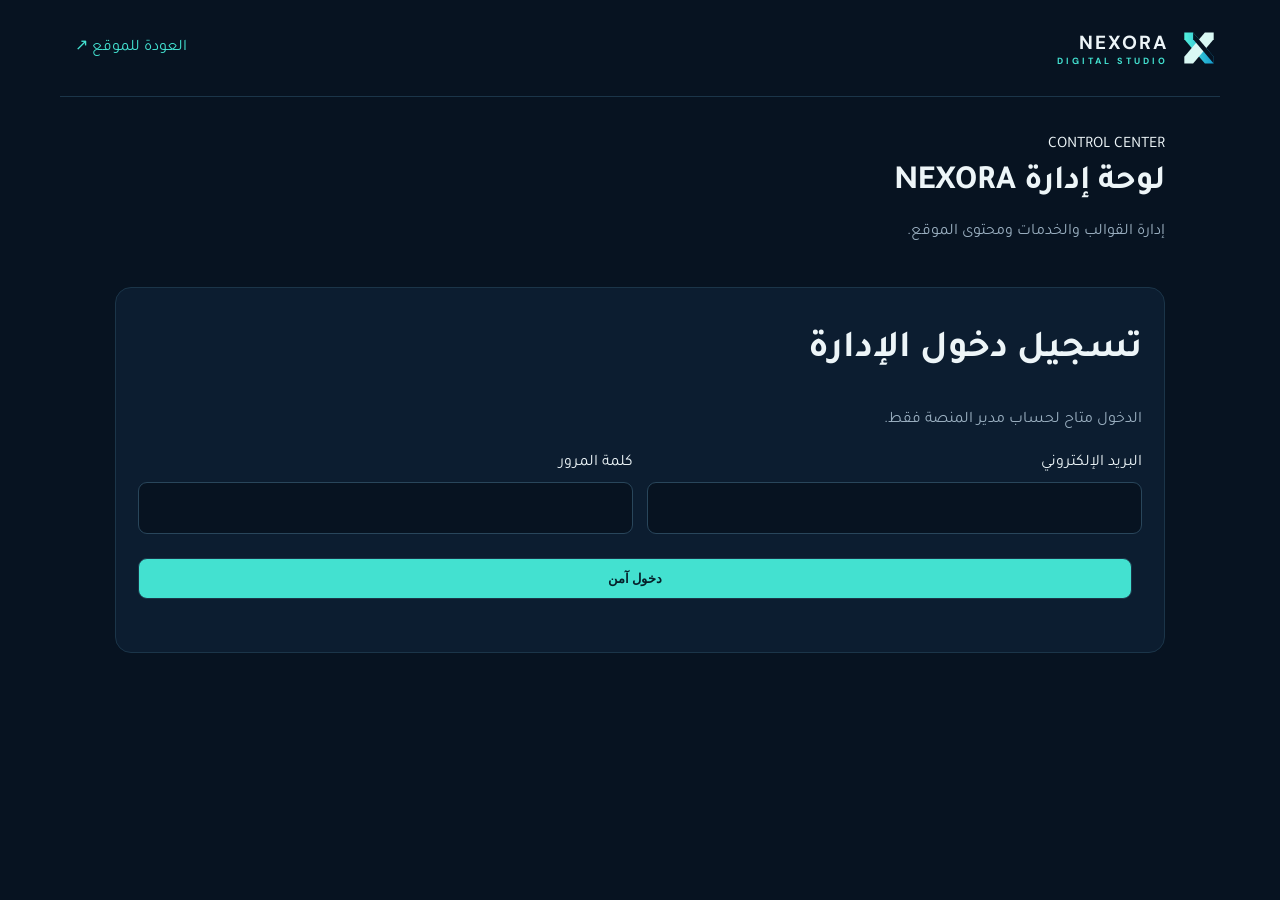
<file: admin.html>
<!doctype html>
<html lang="ar" dir="rtl"><head><meta charset="utf-8"><meta name="viewport" content="width=device-width,initial-scale=1"><meta name="theme-color" content="#071321"><title>NEXORA | Admin</title><link rel="icon" href="assets/logo.svg"><link rel="stylesheet" href="styles.css"><style>
body{min-height:100vh}.admin-wrap{width:min(1050px,94%);margin:35px auto}.admin-head{display:flex;align-items:center;justify-content:space-between;gap:16px;margin-bottom:25px}.panel{background:#0c1d30;border:1px solid #1b3549;border-radius:16px;padding:22px;margin:18px 0}.form-grid{display:grid;grid-template-columns:repeat(2,minmax(0,1fr));gap:14px}.field{display:flex;flex-direction:column;gap:6px}.field.full{grid-column:1/-1}input,textarea,select{width:100%;padding:12px;border:1px solid #29465b;border-radius:9px;background:#071321;color:#edf5f8;font:inherit}textarea{min-height:95px}.tabs{display:flex;gap:8px;flex-wrap:wrap}.tabs button.active{background:#43e1d0;color:#06202a}.record{display:flex;align-items:center;gap:14px;padding:12px;border-bottom:1px solid #1b3549}.record img{width:72px;height:55px;object-fit:cover;border-radius:8px}.record .meta{flex:1}.record small{display:block;color:#9aafc0}.record-actions{display:flex;gap:6px}.danger{border-color:#8e3843;color:#ff9aa5}.notice{color:#43e1d0;min-height:25px}.hidden{display:none!important}@media(max-width:600px){.form-grid{grid-template-columns:1fr}.admin-head{align-items:flex-start;flex-direction:column}.record{align-items:flex-start;flex-wrap:wrap}.record-actions{width:100%}}
</style></head><body><header class="wrap nav"><a class="brand" href="index.html"><img src="assets/logo.svg"><span>NEXORA<small>DIGITAL STUDIO</small></span></a><a href="index.html" class="link">العودة للموقع ↗</a></header>
<main class="admin-wrap"><div class="admin-head"><div><label>CONTROL CENTER</label><h1 style="font-size:34px;margin:5px 0">لوحة إدارة NEXORA</h1><p>إدارة القوالب والخدمات ومحتوى الموقع.</p></div><button id="logout" class="hidden">تسجيل الخروج</button></div>
<section id="login" class="panel"><h2>تسجيل دخول الإدارة</h2><p>الدخول متاح لحساب مدير المنصة فقط.</p><form id="loginForm" class="form-grid"><label class="field">البريد الإلكتروني<input id="email" type="email" required autocomplete="username"></label><label class="field">كلمة المرور<input id="password" type="password" required autocomplete="current-password"></label><div class="field full"><button class="btn" type="submit">دخول آمن</button><div id="loginMsg" class="notice"></div></div></form></section>
<section id="dashboard" class="hidden">
<div class="panel" style="margin-bottom:14px"><h2 style="margin:0 0 6px">مركز أعمال NEXORA</h2><p style="margin:0">إدارة المنتجات البرمجية والعملاء والاشتراكات من مكان واحد.</p></div>
<div class="tabs">
<button data-tab="quickSale">بيع اشتراك سريع</button>

<button data-tab="telegram">ربط بوتات المطاعم</button>\n<button data-tab="products" class="active">المنتجات والأنظمة</button>
<button data-tab="plans">الباقات والأسعار</button>
<button data-tab="customers">العملاء</button>
<button data-tab="subscriptions">الاشتراكات والتفعيل</button>
<button data-tab="templates">نماذج الأعمال</button>
<button data-tab="services">خدمات الشركة</button>
<button data-tab="settings">إعدادات الموقع</button>
</div>
<section id="quickSale" class="panel tab-panel hidden"><h2>بيع اشتراك سريع</h2><p>أدخل معلومات العميل والنظام، وسيتم إنشاء الاشتراك ومساحة مستقلة ورابط التفعيل تلقائياً عند تأكيد الدفع.</p>
<form id="quickSaleForm" class="form-grid">
<label class="field">نوع النظام / المنتج<select id="qsProduct" required><option value="">اختر النظام</option></select></label>
<label class="field">الباقة<select id="qsPlan"><option value="">بيع مباشر / بدون باقة</option></select></label>
<label class="field">نوع البيع<select id="qsSaleType"><option value="subscription">اشتراك بمدة</option><option value="permanent">بيع نهائي مدى الحياة</option></select></label>
<label class="field">اسم العميل<input id="qsName" required></label>
<label class="field">رقم الهاتف<input id="qsPhone" required inputmode="tel" placeholder="+964..."></label>
<label class="field">اسم المشروع / النشاط<input id="qsBusiness" required placeholder="اسم العيادة أو الصيدلية أو المطعم"></label>
<label class="field">البريد الإلكتروني (اختياري)<input id="qsEmail" type="email"></label>
<label class="field">السعر المتفق عليه بالدينار<input id="qsPrice" type="number" min="0" required></label>
<label class="field">حالة الدفع<select id="qsPayment"><option value="paid">مدفوع بالكامل</option><option value="unpaid">غير مدفوع</option><option value="partial">مدفوع جزئياً</option></select></label>
<label class="field">طريقة الدفع<input id="qsMethod" placeholder="نقداً، تحويل، زين كاش..."></label>
<label class="field">ملاحظات (اختياري)<input id="qsNotes"></label>
<div class="field full"><button class="btn" type="submit" id="qsSubmit">إنشاء الاشتراك وتجهيز الرابط</button><button type="button" id="qsReset">تفريغ الحقول</button><div id="qsMsg" class="notice"></div><div id="qsResult"></div></div>
</form></section>
<section id="telegram" class="panel tab-panel hidden"><h2>ربط بوت تيليغرام لكل مطعم أو كوفي</h2><p>اربط بوتاً مستقلاً بكل منشأة. التوكن يُرسل إلى الخادم ويُحفظ مشفراً في Supabase Vault ولا يُحفظ في المتصفح أو GitHub.</p><form id="telegramForm" class="form-grid"><label class="field full">المطعم / الكوفي<select id="tgTenant" required><option value="">جارٍ تحميل المنشآت...</option></select></label><label class="field">Bot Token<input id="tgToken" type="password" required autocomplete="new-password" placeholder="الصقه من BotFather"></label><label class="field">Chat ID<input id="tgChat" required inputmode="numeric" placeholder="مثال: 123456789 أو -100..."></label><div class="field full"><button class="btn" type="submit" id="tgSave">التحقق وربط البوت</button><div id="tgMsg" class="notice"></div></div></form><p class="muted">قبل الربط: أنشئ البوت عبر @BotFather، افتح محادثته واضغط Start، ثم استخرج رقم حسابك من @userinfobot وضعه في Chat ID. إذا تريد استقبال الطلبات داخل مجموعة، أضف البوت للمجموعة واستخدم Chat ID الخاص بالمجموعة.</p></section>\n<section id="products" class="panel tab-panel"><h2>المنتجات والأنظمة</h2><p>أضف منتجاً رقمياً جديداً مثل المنيو الإلكتروني أو نظام العيادات أو الصيدليات.</p>
<form id="productForm" class="form-grid"><input type="hidden" id="pId">
<label class="field">اسم المنتج<input id="pName" required></label>
<label class="field">الرابط المختصر<input id="pSlug" required placeholder="digital-menu"></label>
<label class="field">نوع المنتج<select id="pType"><option value="restaurant_menu">منيو إلكتروني للمطاعم والكافيهات</option><option value="restaurant_system">نظام إدارة مطاعم</option><option value="clinic_system">نظام إدارة عيادات</option><option value="pharmacy_system">نظام إدارة صيدليات</option><option value="custom_system">نظام مخصص</option><option value="other">منتج آخر</option></select></label>
<label class="field">طريقة البيع<select id="pPricing"><option value="subscription">اشتراك</option><option value="one_time">بيع مرة واحدة</option><option value="both">بيع واشتراك</option><option value="quote">حسب الاتفاق</option></select></label>
<label class="field">سعر البيع المباشر بالدينار<input id="pPrice" type="number" min="0" step="1"></label>
<label class="field">حالة المنتج<select id="pStatus"><option value="draft">مسودة</option><option value="published">منشور</option><option value="hidden">مخفي</option></select></label>
<label class="field full">رابط فتح القالب / المعاينة<input id="pDemo" type="url" placeholder="https://..."></label>
<label class="field full">وصف مختصر<input id="pShort"></label>
<label class="field full">تفاصيل المنتج<textarea id="pDescription"></textarea></label>
<label class="field">صورة المنتج<input id="pImage" type="file" accept="image/png,image/jpeg,image/webp"></label>
<label class="field">ترتيب العرض<input id="pOrder" type="number" value="0"></label>
<label class="field"><span><input id="pFeatured" type="checkbox" style="width:auto"> منتج مميز</span></label>
<div class="field full"><button class="btn" type="submit">حفظ المنتج</button><button type="button" id="pReset">تفريغ الحقول</button><div id="pMsg" class="notice"></div></div></form><div id="productList"></div></section>
<section id="plans" class="panel tab-panel hidden"><h2>الباقات والأسعار</h2><p>أنشئ باقات شهرية أو سنوية أو مخصصة لكل نظام.</p>
<form id="planForm" class="form-grid"><input type="hidden" id="plId">
<label class="field full">المنتج<select id="plProduct" required></select></label>
<label class="field">اسم الباقة<input id="plName" required placeholder="الباقة الشهرية"></label>
<label class="field">رمز الباقة<input id="plCode" required placeholder="monthly"></label>
<label class="field">المدة بالأيام<input id="plDuration" type="number" min="1" placeholder="اتركه فارغاً للمدة المفتوحة"></label>
<label class="field">السعر بالدينار العراقي<input id="plPrice" type="number" min="0" required></label>
<label class="field full">مميزات الباقة، كل ميزة بسطر<textarea id="plFeatures"></textarea></label>
<label class="field"><span><input id="plActive" type="checkbox" checked style="width:auto"> الباقة متاحة للبيع</span></label>
<div class="field full"><button class="btn" type="submit">حفظ الباقة</button><button type="button" id="plReset">تفريغ الحقول</button><div id="plMsg" class="notice"></div></div></form><div id="planList"></div></section>
<section id="customers" class="panel tab-panel hidden"><h2>العملاء</h2><form id="customerForm" class="form-grid"><input type="hidden" id="cId">
<label class="field">اسم العميل<input id="cName" required></label><label class="field">رقم الهاتف<input id="cPhone" required></label>
<label class="field">البريد الإلكتروني<input id="cEmail" type="email"></label><label class="field">اسم النشاط التجاري<input id="cBusiness"></label>
<label class="field">نوع النشاط<select id="cType"><option value="restaurant">مطعم</option><option value="cafe">كافيه</option><option value="clinic">عيادة</option><option value="pharmacy">صيدلية</option><option value="company">شركة</option><option value="individual">فرد</option><option value="other">أخرى</option></select></label>
<label class="field full">ملاحظات<textarea id="cNotes"></textarea></label>
<div class="field full"><button class="btn" type="submit">حفظ العميل</button><button type="button" id="cReset">تفريغ الحقول</button><div id="cMsg" class="notice"></div></div></form><div id="customerList"></div></section>
<section id="subscriptions" class="panel tab-panel hidden"><h2>الاشتراكات والتفعيل</h2><p>اربط العميل بالمنتج والباقة، وسجّل حالة الدفع والتفعيل.</p>
<form id="subscriptionForm" class="form-grid">
<label class="field">العميل<select id="subCustomer" required></select></label><label class="field">المنتج<select id="subProduct" required></select></label>
<label class="field">الباقة<select id="subPlan"></select></label><label class="field">السعر المتفق عليه بالدينار<input id="subPrice" type="number" min="0" required></label>
<label class="field">تاريخ البداية<input id="subStart" type="date"></label><label class="field">تاريخ الانتهاء<input id="subEnd" type="date"></label>
<label class="field">حالة الاشتراك<select id="subStatus"><option value="pending">بانتظار التفعيل</option><option value="active">فعال</option><option value="expired">منتهي</option><option value="suspended">معلّق</option><option value="cancelled">ملغي</option></select></label>
<label class="field">حالة الدفع<select id="subPayment"><option value="unpaid">غير مدفوع</option><option value="paid">مدفوع</option><option value="partial">مدفوع جزئياً</option><option value="refunded">مسترجع</option></select></label>
<label class="field">طريقة الدفع<input id="subMethod" placeholder="نقداً، تحويل، ..."></label><label class="field">رقم مرجعي<input id="subRef"></label>
<label class="field full">ملاحظات<textarea id="subNotes"></textarea></label>
<div class="field full"><button class="btn" type="submit">إنشاء الاشتراك</button><div id="subMsg" class="notice"></div></div></form><div id="subscriptionList"></div></section>
<section id="templates" class="panel tab-panel"><h2>إدارة القوالب</h2><form id="templateForm" class="form-grid"><input type="hidden" id="tId"><label class="field">اسم القالب<input id="tTitle" required></label><label class="field">الرابط المختصر (slug)<input id="tSlug" required placeholder="restaurant-demo"></label><label class="field">التصنيف<input id="tCategory" value="general"></label><label class="field">حالة النشر<select id="tStatus"><option value="draft">مسودة</option><option value="published">منشور</option><option value="hidden">مخفي</option></select></label><label class="field full">وصف مختصر<textarea id="tDescription"></textarea></label><label class="field">صورة الغلاف<input id="tImage" type="file" accept="image/png,image/jpeg,image/webp"></label><label class="field">رابط معاينة القالب<input id="tPreview" type="url" placeholder="https://..."></label><label class="field">رابط النسخة التجريبية<input id="tDemo" type="url" placeholder="https://..."></label><label class="field">التقنيات (افصل بينها بفاصلة)<input id="tStack" placeholder="HTML, CSS, JavaScript"></label><label class="field"><span>ترتيب العرض</span><input id="tOrder" type="number" value="0"></label><label class="field"><span><input id="tFeatured" type="checkbox" style="width:auto"> قالب مميز</span></label><div class="field full"><button class="btn" type="submit">حفظ القالب</button><button type="button" id="tReset">تفريغ الحقول</button><div id="tMsg" class="notice"></div></div></form><div id="templateList"></div></section>
<section id="services" class="panel tab-panel hidden"><h2>إدارة الخدمات</h2><form id="serviceForm" class="form-grid"><input type="hidden" id="sId"><label class="field">اسم الخدمة<input id="sTitle" required></label><label class="field">الرابط المختصر<input id="sSlug" required placeholder="ecommerce"></label><label class="field">الأيقونة (Lucide key)<input id="sIcon" value="sparkles"></label><label class="field">الحالة<select id="sStatus"><option value="draft">مسودة</option><option value="published">منشور</option><option value="hidden">مخفي</option></select></label><label class="field full">وصف مختصر<input id="sShort"></label><label class="field full">الوصف<textarea id="sDescription"></textarea></label><label class="field">صورة الخدمة<input id="sImage" type="file" accept="image/png,image/jpeg,image/webp"></label><label class="field">السعر الابتدائي<input id="sPrice" type="number" min="0" step="0.01"></label><label class="field">العملة<select id="sCurrency"><option>IQD</option><option>USD</option></select></label><label class="field">ترتيب العرض<input id="sOrder" type="number" value="0"></label><label class="field"><span><input id="sFeatured" type="checkbox" style="width:auto"> خدمة مميزة</span></label><div class="field full"><button class="btn" type="submit">حفظ الخدمة</button><button type="button" id="sReset">تفريغ الحقول</button><div id="sMsg" class="notice"></div></div></form><div id="serviceList"></div></section>
<section id="settings" class="panel tab-panel hidden"><h2>إعدادات الموقع</h2><form id="settingsForm" class="form-grid"><label class="field">اسم الموقع<input id="siteName"></label><label class="field">الشعار النصي<input id="tagline"></label><label class="field">البريد<input id="contactEmail" type="email"></label><label class="field">رابط واتساب<input id="whatsapp"></label><label class="field">رابط إنستغرام<input id="instagram"></label><label class="field">اللغة الافتراضية<select id="locale"><option value="ar">العربية</option><option value="en">English</option></select></label><div class="field full"><button class="btn" type="submit">حفظ الإعدادات</button><div id="settingsMsg" class="notice"></div></div></form></section>
</section></main><script type="module" src="admin.js"></script></body></html>
</file>
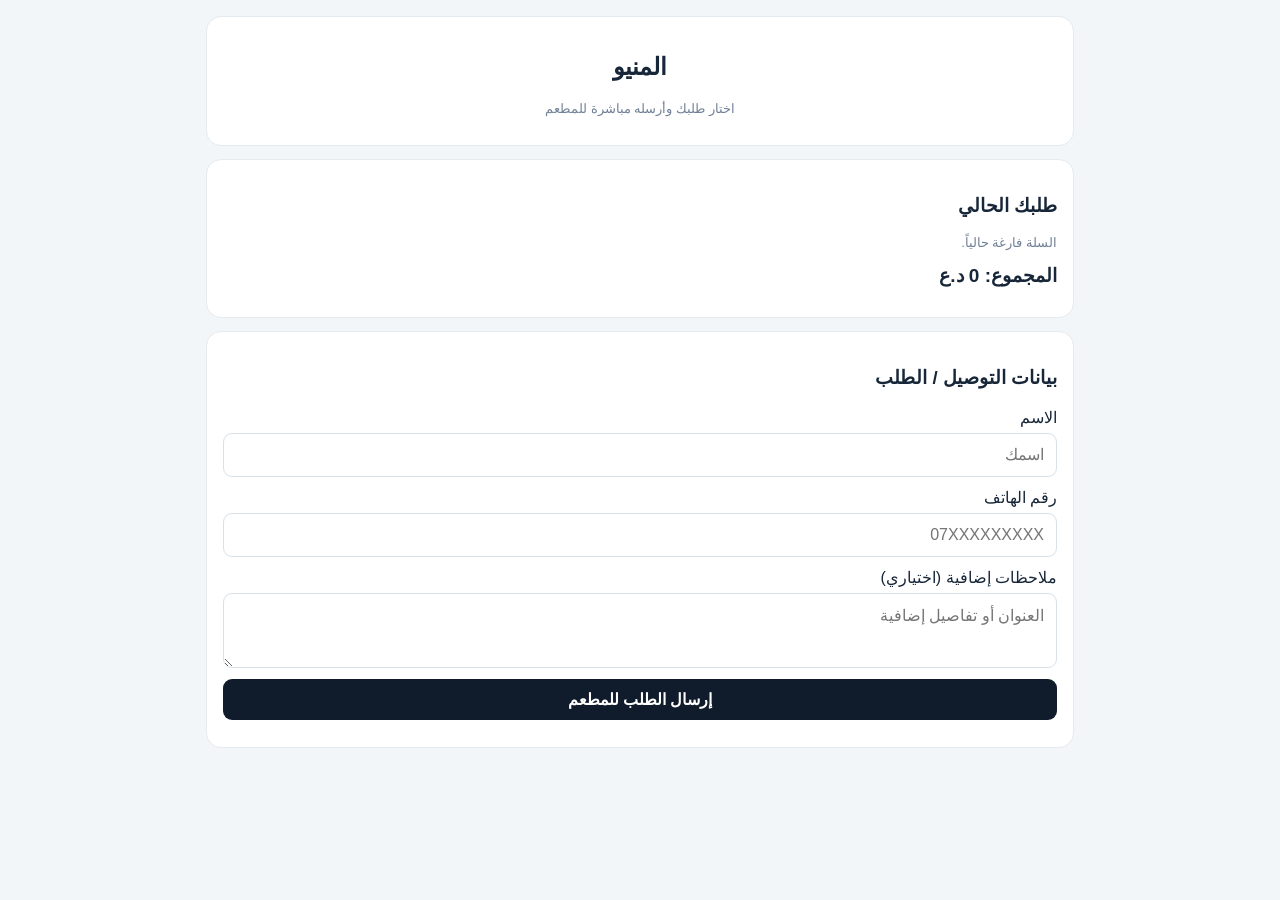
<file: menu.html>
<!doctype html>
<html lang="ar" dir="rtl">
<head>
<meta charset="utf-8"><meta name="viewport" content="width=device-width,initial-scale=1">
<meta name="theme-color" content="#101b2b"><title>المنيو الإلكتروني</title>
<style>
*{box-sizing:border-box}body{margin:0;background:#f3f6f8;color:#172638;font-family:Tahoma,Arial,sans-serif}
.wrap{max-width:900px;margin:auto;padding:16px}.head,.item,.cart,.checkout{background:#fff;border:1px solid #e3eaf0;border-radius:15px;padding:16px;margin-bottom:13px}
.head{text-align:center}.muted{color:#718096;font-size:13px}.grid{display:grid;grid-template-columns:repeat(auto-fill,minmax(190px,1fr));gap:12px}
.item b{display:block;font-size:16px}.price{color:#08796f;font-weight:bold;margin:9px 0}
button{border:0;border-radius:9px;padding:11px 14px;background:#101b2b;color:#fff;font:inherit;font-weight:bold;cursor:pointer}
button:disabled{opacity:.55;cursor:wait}.add{width:100%}.line{display:flex;align-items:center;justify-content:space-between;gap:10px;padding:10px 0;border-bottom:1px solid #edf0f3}
.qty{display:flex;align-items:center;gap:8px}.qty button{padding:5px 10px}.total{font-size:19px;font-weight:bold;margin:14px 0}
form{display:grid;gap:11px}.field{display:grid;gap:6px}input,textarea{width:100%;border:1px solid #d9e1e8;border-radius:9px;padding:12px;font:inherit}textarea{min-height:75px;resize:vertical}
.notice{padding:11px;border-radius:9px;background:#eef7f5;color:#12675f;white-space:pre-wrap}.error{background:#fff0f0;color:#9c2632}.order-status{display:none;margin-top:12px;padding:14px;border-radius:12px;background:#f0f5fb;border:1px solid #dce7f2}.order-status strong{display:block;margin-bottom:6px}.status-approved{background:#eaf8ef;border-color:#bde5c9;color:#176b35}.status-rejected{background:#fff0f0;border-color:#f1c4c4;color:#9c2632}
@media(max-width:600px){.wrap{padding:10px}.grid{grid-template-columns:repeat(2,minmax(0,1fr))}.item{padding:12px}}
</style></head>
<body><main class="wrap">
<header class="head"><h2 id="name">المنيو</h2><p class="muted">اختار طلبك وأرسله مباشرة للمطعم</p></header>
<div id="menu" class="grid"></div>
<section class="cart"><h3>طلبك الحالي</h3><div id="cartLines" class="muted">السلة فارغة حالياً.</div><div id="cartTotal" class="total">المجموع: 0 د.ع</div></section>
<section class="checkout"><h3>بيانات التوصيل / الطلب</h3>
<form id="orderForm">
<label class="field" style="position:absolute;right:-10000px" aria-hidden="true">اترك هذا الحقل فارغاً<input id="website" name="website" tabindex="-1" autocomplete="off"></label>
<label class="field">الاسم<input id="customer" maxlength="100" required placeholder="اسمك"></label>
<label class="field">رقم الهاتف<input id="phone" maxlength="40" required inputmode="tel" placeholder="07XXXXXXXXX"></label>
<label class="field">ملاحظات إضافية (اختياري)<textarea id="notes" maxlength="500" placeholder="العنوان أو تفاصيل إضافية"></textarea></label>
<button id="submitOrder" type="submit">إرسال الطلب للمطعم</button>
<div id="msg" class="muted" role="status"></div><div id="orderStatus" class="order-status" role="status" aria-live="polite"></div>
</form></section>
</main>
<script type="module">
import{createClient}from'https://esm.sh/@supabase/supabase-js@2.81.1';
const sb=createClient('https://gghlmpxmiivrkiltydxf.supabase.co','sb_publishable_-oLYi0Su5SXOGmQBuZcvcw_TIHJ1D8h');
const $=id=>document.getElementById(id),slug=new URLSearchParams(location.search).get('tenant');
const esc=s=>String(s??'').replace(/[&<>"']/g,c=>({'&':'&amp;','<':'&lt;','>':'&gt;','"':'&quot;',"'":'&#39;'}[c]));
let menu=[],cart=[],statusTimer=null;
function total(){return cart.reduce((s,x)=>s+x.price*x.qty,0)}
function drawCart(){
 $('cartLines').innerHTML=cart.length?cart.map(x=>'<div class="line"><span>'+esc(x.name)+'<br><small>'+x.price.toLocaleString('en-US')+' د.ع</small></span><span class="qty"><button type="button" data-minus="'+x.id+'">−</button>'+x.qty+'<button type="button" data-plus="'+x.id+'">+</button></span></div>').join(''):'السلة فارغة حالياً.';
 $('cartTotal').textContent='المجموع: '+total().toLocaleString('en-US')+' د.ع';
 document.querySelectorAll('[data-minus]').forEach(b=>b.onclick=()=>{const x=cart.find(v=>v.id===b.dataset.minus);if(x){x.qty--;if(x.qty<1)cart=cart.filter(v=>v.id!==x.id);drawCart();}});
 document.querySelectorAll('[data-plus]').forEach(b=>b.onclick=()=>{const x=cart.find(v=>v.id===b.dataset.plus);if(x&&x.qty<20){x.qty++;drawCart();}});
}
if(!slug){$('msg').textContent='رابط المنيو غير صحيح.';$('submitOrder').disabled=true;}
else{
 const{data,error}=await sb.from('nexora_public_menus').select('*').eq('tenant_slug',slug);
 if(error||!data?.length){$('msg').textContent='المنيو غير متاح حالياً أو لم تتم إضافة أصناف بعد.';$('submitOrder').disabled=true;}
 else{
  menu=data;$('name').textContent=data[0].display_name;document.title=data[0].display_name+' | المنيو';
  $('menu').innerHTML=data.map(x=>'<article class="item"><b>'+esc(x.data.name)+'</b><span class="muted">'+esc(x.data.category||'')+'</span><div class="price">'+Number(x.data.price||0).toLocaleString('en-US')+' د.ع</div><button class="add" type="button" data-add="'+x.id+'">إضافة للطلب</button></article>').join('');
  document.querySelectorAll('[data-add]').forEach(b=>b.onclick=()=>{const item=menu.find(x=>x.id===b.dataset.add);if(!item)return;const old=cart.find(x=>x.id===item.id);if(old){if(old.qty<20)old.qty++;}else cart.push({id:item.id,name:item.data.name,price:Number(item.data.price)||0,qty:1});drawCart();});
 }
}
$('orderForm').onsubmit=async e=>{
 e.preventDefault();if(!cart.length){$('msg').className='notice error';$('msg').textContent='أضف صنفاً واحداً على الأقل.';return;}
 const btn=$('submitOrder');btn.disabled=true;$('msg').className='muted';$('msg').textContent='جارٍ إرسال طلبك...';
 try{
  const{data,error}=await sb.functions.invoke('restaurant-orders',{body:{action:'submit',tenant_slug:slug,customer:$('customer').value.trim(),phone:$('phone').value.trim(),notes:$('notes').value.trim(),website:$('website').value.trim(),items:cart.map(x=>({id:x.id,qty:x.qty}))}});
  if(error){let detail=error.message||'تعذر الاتصال بالخادم.';try{const payload=await error.context.json();detail=payload.error||detail;}catch{}throw new Error(detail);}if(!data?.ok)throw new Error(data?.error||'تعذر إرسال الطلب.');
  $('msg').className='notice';$('msg').textContent='تم استلام طلبك بنجاح ✓\\nرقم الطلب: '+data.order_number+'\\nالمجموع: '+Number(data.total).toLocaleString('en-US')+' د.ع';
  const trackingPhone=$('phone').value.trim();
  const statusBox=$('orderStatus');statusBox.style.display='block';statusBox.className='order-status';
  statusBox.innerHTML='<strong>⏳ طلبك قيد المراجعة</strong><span>بانتظار موافقة المطعم. سنحدّث حالة طلبك هنا تلقائياً، لا تغلق الصفحة.</span>';
  if(statusTimer)clearInterval(statusTimer);
  let checks=0,finished=false;
  const checkOrderStatus=async()=>{
    if(finished)return;
    checks++;
    try{
      const{data:statusData,error:statusError}=await sb.functions.invoke('restaurant-orders',{body:{action:'status',order_id:data.order_id,phone:trackingPhone}});
      if(!statusError&&statusData?.ok){
        if(statusData.status==='تم قبول الطلب'){
          finished=true;clearInterval(statusTimer);statusBox.className='order-status status-approved';
          statusBox.innerHTML='<strong>✅ تمت الموافقة على طلبك!</strong><span>المطعم وافق على طلبك رقم '+esc(statusData.order_number||data.order_number)+'.</span>';
        }else if(statusData.status==='تم رفض الطلب'){
          finished=true;clearInterval(statusTimer);statusBox.className='order-status status-rejected';
          statusBox.innerHTML='<strong>❌ نعتذر، لم تتم الموافقة على طلبك</strong><span>تم رفض الطلب رقم '+esc(statusData.order_number||data.order_number)+'. يمكنك التواصل مع المطعم للاستفسار.</span>';
        }
      }
    }catch{}
    if(checks>=120&&!finished){clearInterval(statusTimer);statusBox.querySelector('span').textContent='انتهت مدة المتابعة التلقائية. يرجى تحديث الصفحة عند الحاجة.';}
  };
  await checkOrderStatus();statusTimer=setInterval(checkOrderStatus,5000);
  cart=[];drawCart();$('orderForm').reset();
 }catch(err){$('msg').className='notice error';$('msg').textContent='تعذر إرسال الطلب: '+(err.message||'حاول مرة أخرى.');}
 finally{btn.disabled=false;}
};
drawCart();
</script></body></html>
</file>
<file: styles.css>
@import url('https://fonts.googleapis.com/css2?family=DM+Sans:wght@400;600;700&family=Tajawal:wght@400;500;700;800&display=swap');:root{--bg:#071321;--cyan:#43e1d0;--muted:#9aafc0;--line:#1b3549}*{box-sizing:border-box}html{scroll-behavior:smooth}body{margin:0;background:var(--bg);color:#edf5f8;font-family:'Tajawal',sans-serif;line-height:1.65}a{color:inherit;text-decoration:none}.wrap{width:min(1160px,92%);margin:auto}.nav,footer{display:flex;align-items:center;justify-content:space-between;padding:20px 0;border-bottom:1px solid var(--line)}.brand{display:flex;align-items:center;gap:10px;font:700 19px 'DM Sans';letter-spacing:2px}.brand img{width:42px}.brand small{display:block;color:var(--cyan);font-size:9px;letter-spacing:3px}nav{display:flex;gap:28px;color:#b5c7d4}button{background:transparent;color:white;border:1px solid var(--line);border-radius:8px;padding:8px 13px;cursor:pointer}.btn{display:inline-block;background:var(--cyan);color:#06202a;font-weight:800;padding:12px 22px;border-radius:9px;margin:10px 10px 0 0}.small{font-size:13px;padding:8px 14px}.link{margin:15px;color:var(--cyan);display:inline-block}.hero{min-height:570px;display:grid;grid-template-columns:1fr 1fr;align-items:center;gap:40px;padding:60px 0}.hero label,.section>label,.work label,.contact label{color:var(--cyan);font:700 12px 'DM Sans';letter-spacing:2px}h1{font-size:clamp(42px,6vw,72px);line-height:1.16;margin:20px 0}em{font-style:normal;color:var(--cyan)}p{color:var(--muted);font-size:16px}h2{font-size:38px;margin:10px 0 25px}.stats{display:flex;gap:30px;margin-top:45px;color:var(--muted);font-size:13px}.stats b{display:block;color:var(--cyan);font:700 20px 'DM Sans'}.art{height:370px;display:grid;place-items:center;position:relative;direction:ltr}.orb{position:absolute;width:300px;height:300px;border-radius:50%;background:#00b9d544;filter:blur(75px)}.screen{z-index:1;width:80%;height:260px;padding:24px;border:1px solid #3b8490;border-radius:16px;background:linear-gradient(145deg,#15354b,#071421);box-shadow:0 25px 70px #0009;transform:rotate(-4deg);font-family:'DM Sans'}.screen small,.screen span{color:#9db6c3;letter-spacing:2px;font-size:10px}.screen h2{font-size:42px;line-height:1.1;margin:38px 0 20px}.screen hr{border:0;background:var(--cyan);height:2px;width:70px;margin-left:0}.tag{position:absolute;bottom:30px;right:0;background:#0b2030;border:1px solid #286274;color:var(--cyan);padding:10px 15px;border-radius:8px}.section{padding-top:65px;padding-bottom:65px}.grid{display:grid;grid-template-columns:repeat(4,1fr);gap:15px}.grid article{background:#0c1d30;border:1px solid var(--line);border-radius:13px;padding:22px}.grid article>b{color:var(--cyan)}.grid h3{margin:12px 0 4px}.grid p{font-size:14px}.work{background:#091827;width:100%;padding:60px max(4%,calc((100% - 1160px)/2))}.projects article{padding:12px}.visual{height:175px;border-radius:8px;padding:16px;display:flex;flex-direction:column;justify-content:space-between;font:12px 'DM Sans';letter-spacing:2px}.visual strong{font-size:29px;line-height:1.1}.v1{background:radial-gradient(circle at 70% 20%,#a72a30,#171827 70%)}.v2{background:linear-gradient(130deg,#4b281d,#d17b39)}.v3{background:linear-gradient(120deg,#d7d0c4,#76685d);color:#15202b}.v4{background:radial-gradient(circle at 70%,#0d77b0,#071a34)}.projects i{display:inline-block;font-style:normal;color:#c5d7df;background:#263647;border-radius:20px;padding:3px 9px;font-size:11px}.projects i.live{color:#73e3c5;background:#12382f}.contact{display:flex;align-items:center;justify-content:space-between;padding:35px;border:1px solid #1c5260;border-radius:18px;background:#0b1c2b;margin-top:70px;margin-bottom:70px}footer{border-top:1px solid var(--line);border-bottom:0;color:var(--muted);font-size:12px;padding-bottom:25px}.menu{display:none}[dir=ltr] body{font-family:'DM Sans',sans-serif}[dir=ltr] .hero>div:first-child,[dir=ltr] .section,[dir=ltr] .contact{text-align:left}.empty-state{grid-column:1/-1;text-align:center;padding:28px!important;color:var(--muted);border:1px dashed var(--line)!important;background:#0c1d3066!important}
@media(max-width:800px){nav{display:none}.menu{display:block}.nav nav.open{display:flex;position:absolute;top:75px;right:4%;left:4%;padding:18px;background:#102337;z-index:5;flex-direction:column}.hero{grid-template-columns:1fr;padding:35px 0}.art{height:300px}.grid{grid-template-columns:repeat(2,1fr)}}@media(max-width:520px){.grid{grid-template-columns:1fr}.contact{display:block}.screen{height:225px}.screen h2{font-size:34px}.stats{gap:15px}footer{gap:15px;flex-wrap:wrap}.nav .btn{display:none}}
</file>
